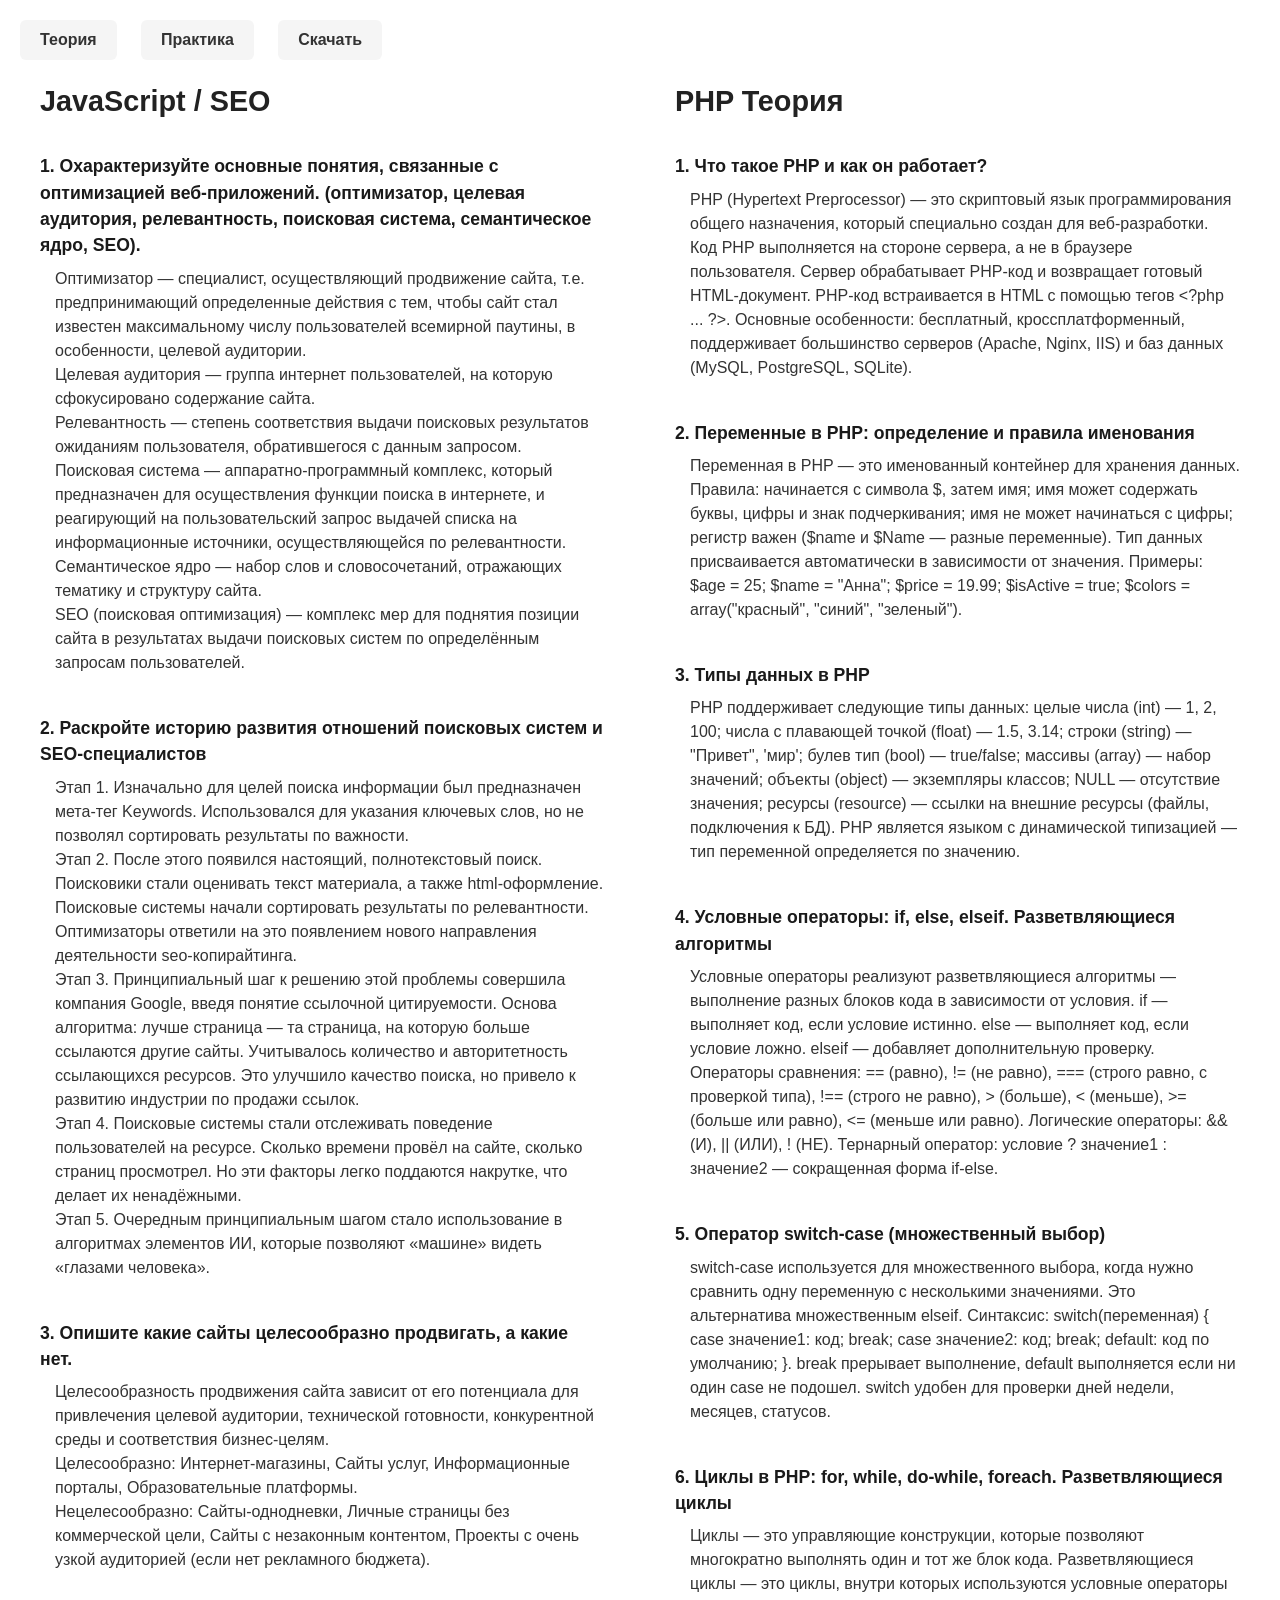
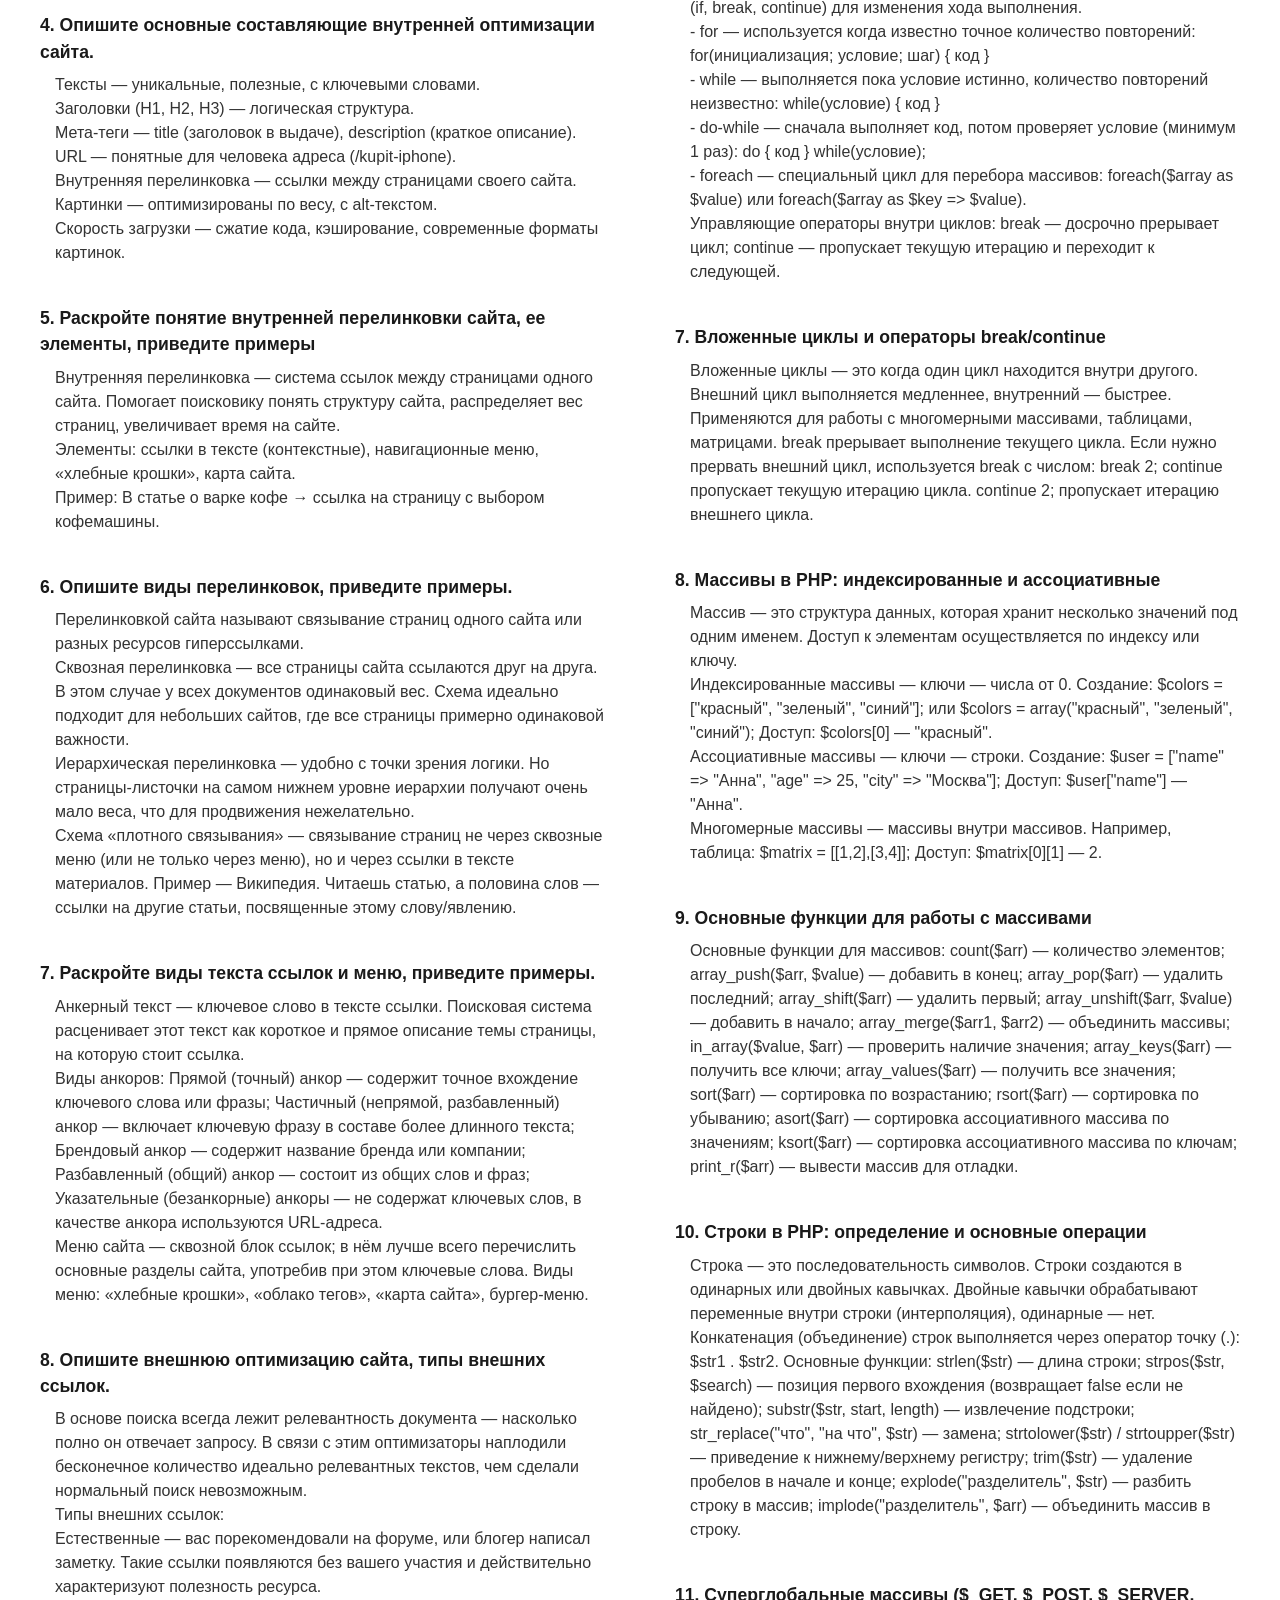
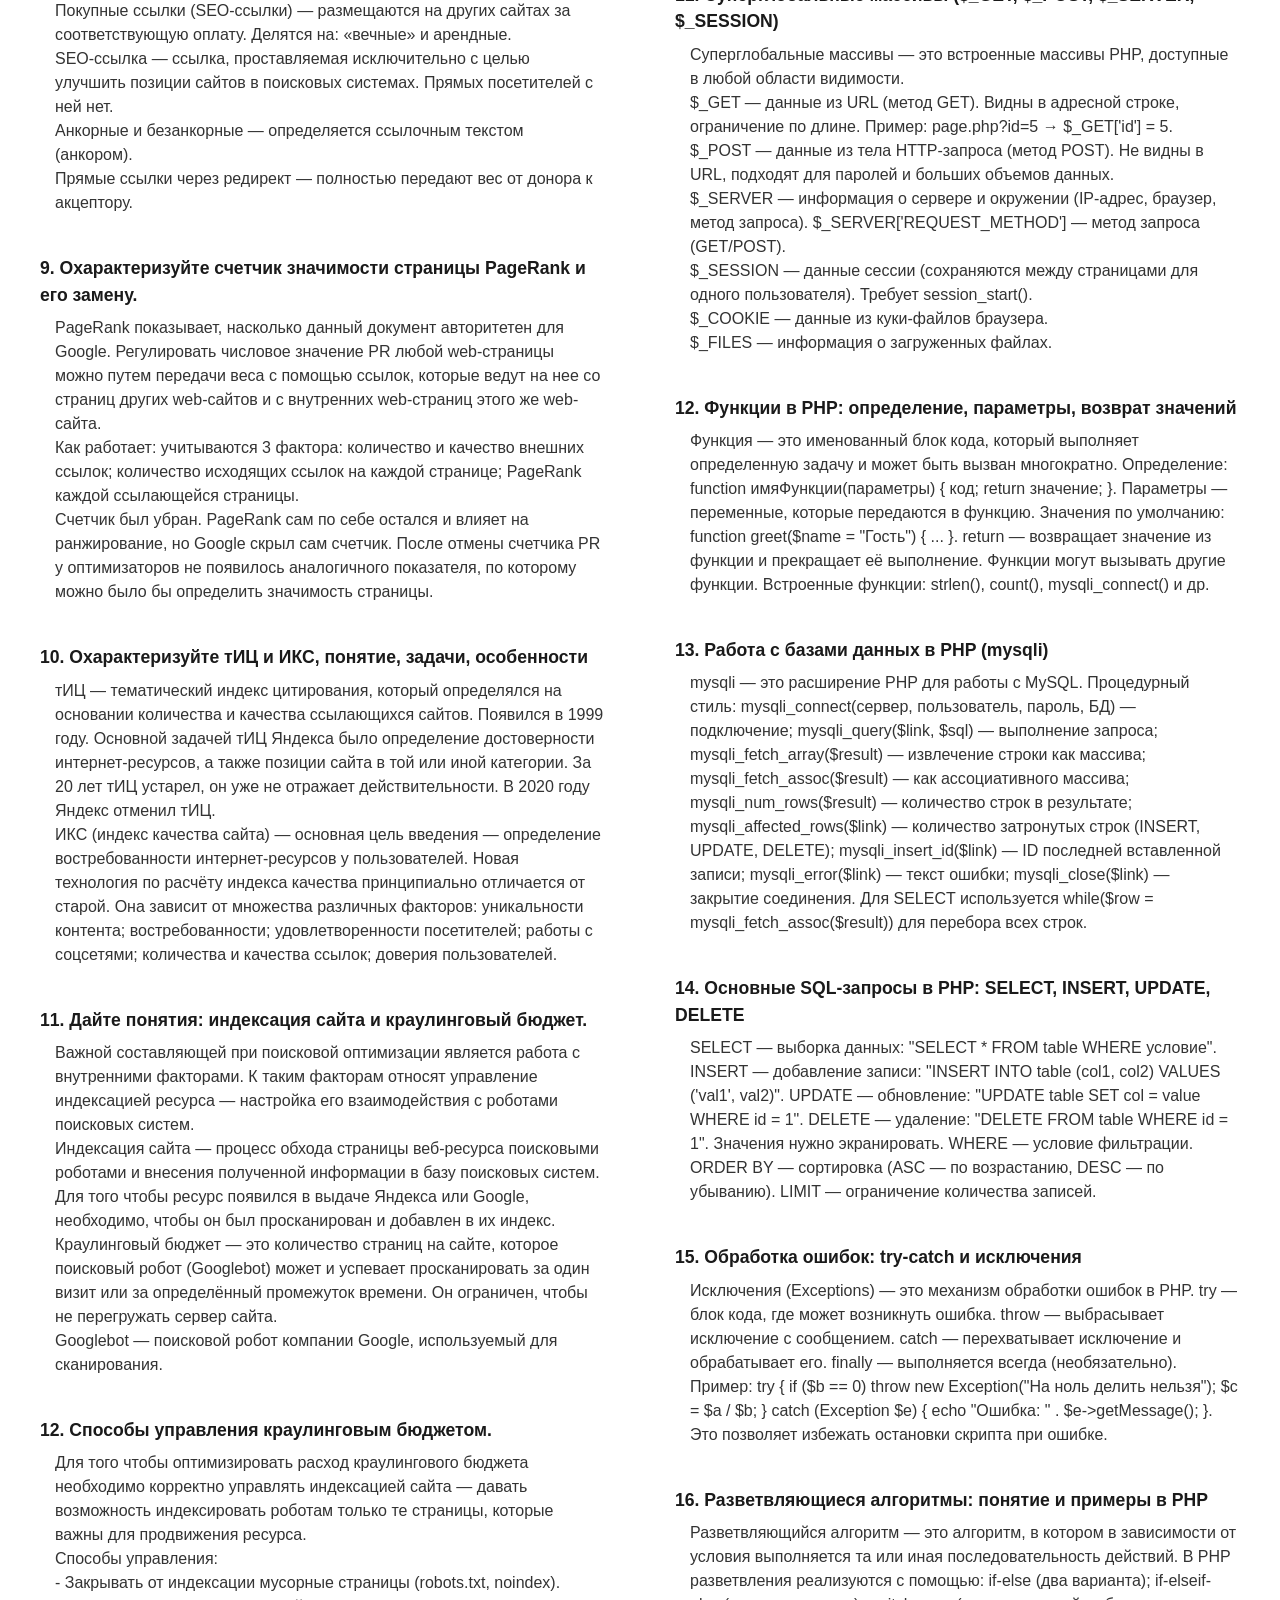
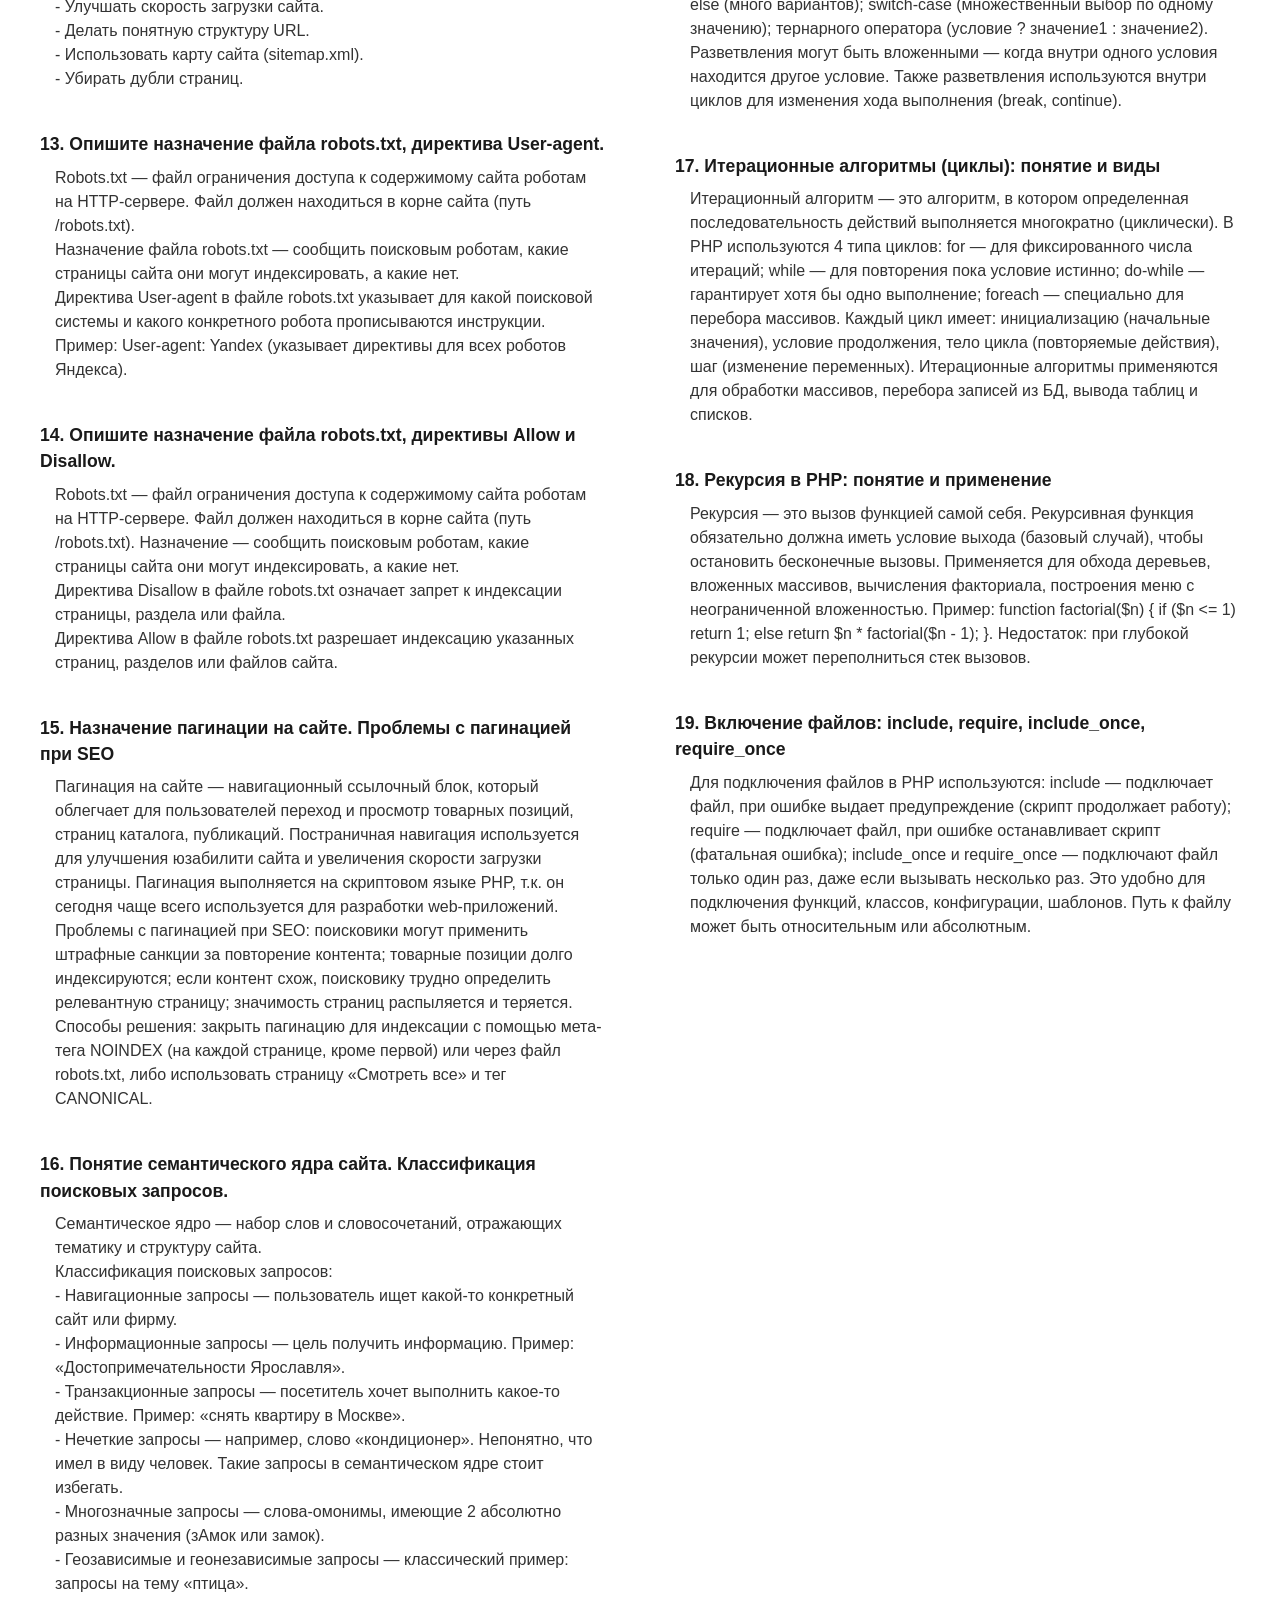
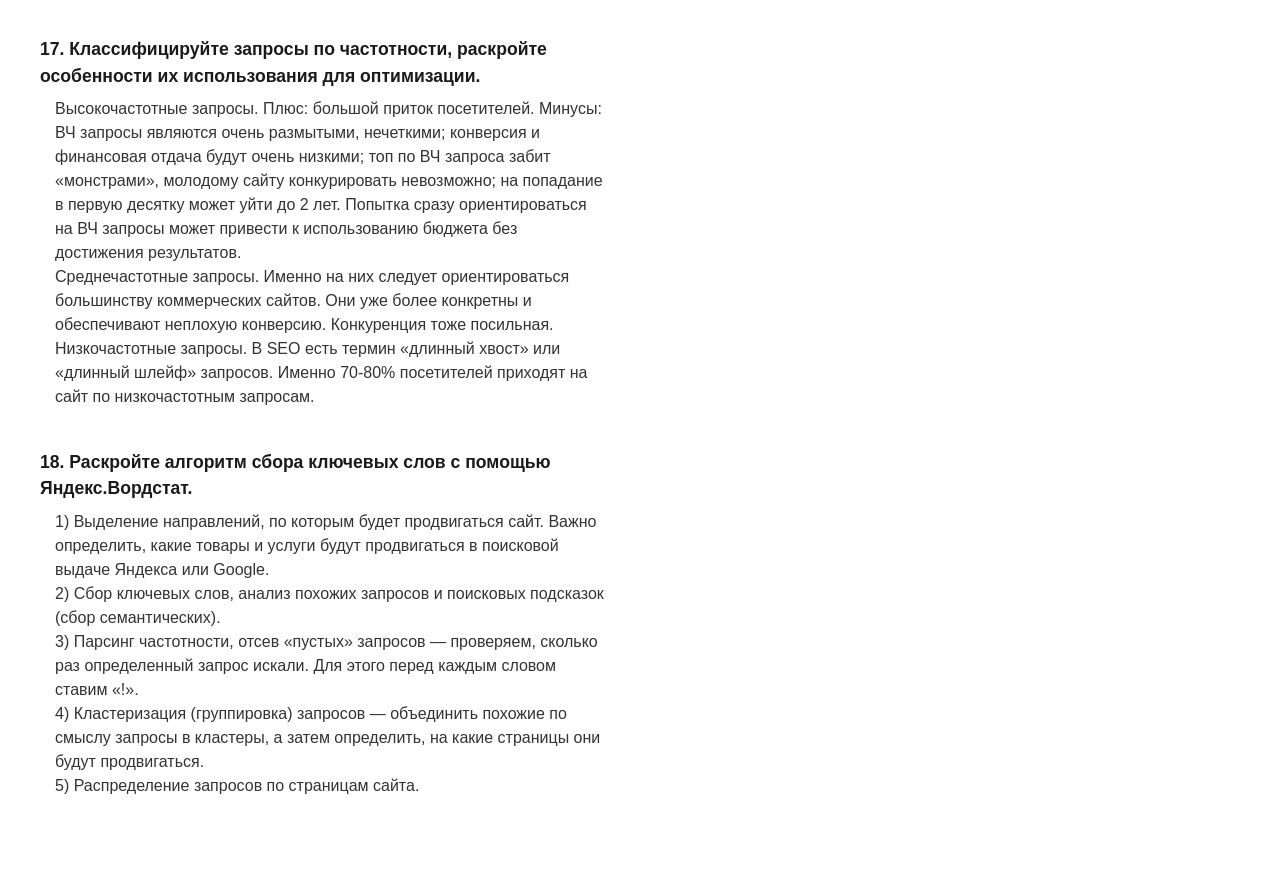
<file: index.html>
<!DOCTYPE html>
<html lang="ru">
<head>
    <meta charset="UTF-8">
    <meta name="viewport" content="width=device-width, initial-scale=1.0">
    <title>index.php</title>
    <link rel="stylesheet" href="style.css">
</head>
<body>
<div class="container">
    <div class="nav">
        <a href="index.html">Теория</a>
        <a href="practice.html">Практика</a>
        <a href="javascript:void(0)" onclick="downloadFile()">Скачать</a>    
    </div>

    <div class="two-columns">
        <!-- ЛЕВАЯ КОЛОНКА: JAVASCRIPT (18 вопросов) -->
        <div class="col js-col">
            <h2>JavaScript / SEO</h2>

            <div class="task-block">
                <span class="task-title">1. Охарактеризуйте основные понятия, связанные с оптимизацией веб-приложений. (оптимизатор, целевая аудитория, релевантность, поисковая система, семантическое ядро, SEO).</span>
                <div class="answer">Оптимизатор — специалист, осуществляющий продвижение сайта, т.е. предпринимающий определенные действия с тем, чтобы сайт стал известен максимальному числу пользователей всемирной паутины, в особенности, целевой аудитории.<br>
Целевая аудитория — группа интернет пользователей, на которую сфокусировано содержание сайта.<br>
Релевантность — степень соответствия выдачи поисковых результатов ожиданиям пользователя, обратившегося с данным запросом.<br>
Поисковая система — аппаратно-программный комплекс, который предназначен для осуществления функции поиска в интернете, и реагирующий на пользовательский запрос выдачей списка на информационные источники, осуществляющейся по релевантности.<br>
Семантическое ядро — набор слов и словосочетаний, отражающих тематику и структуру сайта.<br>
SEO (поисковая оптимизация) — комплекс мер для поднятия позиции сайта в результатах выдачи поисковых систем по определённым запросам пользователей.</div>
            </div>

            <div class="task-block">
                <span class="task-title">2. Раскройте историю развития отношений поисковых систем и SEO-специалистов</span>
                <div class="answer">Этап 1. Изначально для целей поиска информации был предназначен мета-тег Keywords. Использовался для указания ключевых слов, но не позволял сортировать результаты по важности.<br>
Этап 2. После этого появился настоящий, полнотекстовый поиск. Поисковики стали оценивать текст материала, а также html-оформление. Поисковые системы начали сортировать результаты по релевантности. Оптимизаторы ответили на это появлением нового направления деятельности seo-копирайтинга.<br>
Этап 3. Принципиальный шаг к решению этой проблемы совершила компания Google, введя понятие ссылочной цитируемости. Основа алгоритма: лучше страница — та страница, на которую больше ссылаются другие сайты. Учитывалось количество и авторитетность ссылающихся ресурсов. Это улучшило качество поиска, но привело к развитию индустрии по продажи ссылок.<br>
Этап 4. Поисковые системы стали отслеживать поведение пользователей на ресурсе. Сколько времени провёл на сайте, сколько страниц просмотрел. Но эти факторы легко поддаются накрутке, что делает их ненадёжными.<br>
Этап 5. Очередным принципиальным шагом стало использование в алгоритмах элементов ИИ, которые позволяют «машине» видеть «глазами человека».</div>
            </div>

            <div class="task-block">
                <span class="task-title">3. Опишите какие сайты целесообразно продвигать, а какие нет.</span>
                <div class="answer">Целесообразность продвижения сайта зависит от его потенциала для привлечения целевой аудитории, технической готовности, конкурентной среды и соответствия бизнес-целям.<br>
Целесообразно: Интернет-магазины, Сайты услуг, Информационные порталы, Образовательные платформы.<br>
Нецелесообразно: Сайты-однодневки, Личные страницы без коммерческой цели, Сайты с незаконным контентом, Проекты с очень узкой аудиторией (если нет рекламного бюджета).</div>
            </div>

            <div class="task-block">
                <span class="task-title">4. Опишите основные составляющие внутренней оптимизации сайта.</span>
                <div class="answer">Тексты — уникальные, полезные, с ключевыми словами.<br>
Заголовки (H1, H2, H3) — логическая структура.<br>
Мета-теги — title (заголовок в выдаче), description (краткое описание).<br>
URL — понятные для человека адреса (/kupit-iphone).<br>
Внутренняя перелинковка — ссылки между страницами своего сайта.<br>
Картинки — оптимизированы по весу, с alt-текстом.<br>
Скорость загрузки — сжатие кода, кэширование, современные форматы картинок.</div>
            </div>

            <div class="task-block">
                <span class="task-title">5. Раскройте понятие внутренней перелинковки сайта, ее элементы, приведите примеры</span>
                <div class="answer">Внутренняя перелинковка — система ссылок между страницами одного сайта. Помогает поисковику понять структуру сайта, распределяет вес страниц, увеличивает время на сайте.<br>
Элементы: ссылки в тексте (контекстные), навигационные меню, «хлебные крошки», карта сайта.<br>
Пример: В статье о варке кофе → ссылка на страницу с выбором кофемашины.</div>
            </div>

            <div class="task-block">
                <span class="task-title">6. Опишите виды перелинковок, приведите примеры.</span>
                <div class="answer">Перелинковкой сайта называют связывание страниц одного сайта или разных ресурсов гиперссылками.<br>
Сквозная перелинковка — все страницы сайта ссылаются друг на друга. В этом случае у всех документов одинаковый вес. Схема идеально подходит для небольших сайтов, где все страницы примерно одинаковой важности.<br>
Иерархическая перелинковка — удобно с точки зрения логики. Но страницы-листочки на самом нижнем уровне иерархии получают очень мало веса, что для продвижения нежелательно.<br>
Схема «плотного связывания» — связывание страниц не через сквозные меню (или не только через меню), но и через ссылки в тексте материалов. Пример — Википедия. Читаешь статью, а половина слов — ссылки на другие статьи, посвященные этому слову/явлению.</div>
            </div>

            <div class="task-block">
                <span class="task-title">7. Раскройте виды текста ссылок и меню, приведите примеры.</span>
                <div class="answer">Анкерный текст — ключевое слово в тексте ссылки. Поисковая система расценивает этот текст как короткое и прямое описание темы страницы, на которую стоит ссылка.<br>
Виды анкоров: Прямой (точный) анкор — содержит точное вхождение ключевого слова или фразы; Частичный (непрямой, разбавленный) анкор — включает ключевую фразу в составе более длинного текста; Брендовый анкор — содержит название бренда или компании; Разбавленный (общий) анкор — состоит из общих слов и фраз; Указательные (безанкорные) анкоры — не содержат ключевых слов, в качестве анкора используются URL-адреса.<br>
Меню сайта — сквозной блок ссылок; в нём лучше всего перечислить основные разделы сайта, употребив при этом ключевые слова. Виды меню: «хлебные крошки», «облако тегов», «карта сайта», бургер-меню.</div>
            </div>

            <div class="task-block">
                <span class="task-title">8. Опишите внешнюю оптимизацию сайта, типы внешних ссылок.</span>
                <div class="answer">В основе поиска всегда лежит релевантность документа — насколько полно он отвечает запросу. В связи с этим оптимизаторы наплодили бесконечное количество идеально релевантных текстов, чем сделали нормальный поиск невозможным.<br>
Типы внешних ссылок:<br>
Естественные — вас порекомендовали на форуме, или блогер написал заметку. Такие ссылки появляются без вашего участия и действительно характеризуют полезность ресурса.<br>
Покупные ссылки (SEO-ссылки) — размещаются на других сайтах за соответствующую оплату. Делятся на: «вечные» и арендные.<br>
SEO-ссылка — ссылка, проставляемая исключительно с целью улучшить позиции сайтов в поисковых системах. Прямых посетителей с ней нет.<br>
Анкорные и безанкорные — определяется ссылочным текстом (анкором).<br>
Прямые ссылки через редирект — полностью передают вес от донора к акцептору.</div>
            </div>

            <div class="task-block">
                <span class="task-title">9. Охарактеризуйте счетчик значимости страницы PageRank и его замену.</span>
                <div class="answer">PageRank показывает, насколько данный документ авторитетен для Google. Регулировать числовое значение PR любой web-страницы можно путем передачи веса с помощью ссылок, которые ведут на нее со страниц других web-сайтов и с внутренних web-страниц этого же web-сайта.<br>
Как работает: учитываются 3 фактора: количество и качество внешних ссылок; количество исходящих ссылок на каждой странице; PageRank каждой ссылающейся страницы.<br>
Счетчик был убран. PageRank сам по себе остался и влияет на ранжирование, но Google скрыл сам счетчик. После отмены счетчика PR у оптимизаторов не появилось аналогичного показателя, по которому можно было бы определить значимость страницы.</div>
            </div>

            <div class="task-block">
                <span class="task-title">10. Охарактеризуйте тИЦ и ИКС, понятие, задачи, особенности</span>
                <div class="answer">тИЦ — тематический индекс цитирования, который определялся на основании количества и качества ссылающихся сайтов. Появился в 1999 году. Основной задачей тИЦ Яндекса было определение достоверности интернет-ресурсов, а также позиции сайта в той или иной категории. За 20 лет тИЦ устарел, он уже не отражает действительности. В 2020 году Яндекс отменил тИЦ.<br>
ИКС (индекс качества сайта) — основная цель введения — определение востребованности интернет-ресурсов у пользователей. Новая технология по расчёту индекса качества принципиально отличается от старой. Она зависит от множества различных факторов: уникальности контента; востребованности; удовлетворенности посетителей; работы с соцсетями; количества и качества ссылок; доверия пользователей.</div>
            </div>

            <div class="task-block">
                <span class="task-title">11. Дайте понятия: индексация сайта и краулинговый бюджет.</span>
                <div class="answer">Важной составляющей при поисковой оптимизации является работа с внутренними факторами. К таким факторам относят управление индексацией ресурса — настройка его взаимодействия с роботами поисковых систем.<br>
Индексация сайта — процесс обхода страницы веб-ресурса поисковыми роботами и внесения полученной информации в базу поисковых систем. Для того чтобы ресурс появился в выдаче Яндекса или Google, необходимо, чтобы он был просканирован и добавлен в их индекс.<br>
Краулинговый бюджет — это количество страниц на сайте, которое поисковый робот (Googlebot) может и успевает просканировать за один визит или за определённый промежуток времени. Он ограничен, чтобы не перегружать сервер сайта.<br>
Googlebot — поисковой робот компании Google, используемый для сканирования.</div>
            </div>

            <div class="task-block">
                <span class="task-title">12. Способы управления краулинговым бюджетом.</span>
                <div class="answer">Для того чтобы оптимизировать расход краулингового бюджета необходимо корректно управлять индексацией сайта — давать возможность индексировать роботам только те страницы, которые важны для продвижения ресурса.<br>
Способы управления:<br>
- Закрывать от индексации мусорные страницы (robots.txt, noindex).<br>
- Улучшать скорость загрузки сайта.<br>
- Делать понятную структуру URL.<br>
- Использовать карту сайта (sitemap.xml).<br>
- Убирать дубли страниц.</div>
            </div>

            <div class="task-block">
                <span class="task-title">13. Опишите назначение файла robots.txt, директива User-agent.</span>
                <div class="answer">Robots.txt — файл ограничения доступа к содержимому сайта роботам на HTTP-сервере. Файл должен находиться в корне сайта (путь /robots.txt).<br>
Назначение файла robots.txt — сообщить поисковым роботам, какие страницы сайта они могут индексировать, а какие нет.<br>
Директива User-agent в файле robots.txt указывает для какой поисковой системы и какого конкретного робота прописываются инструкции. Пример: User-agent: Yandex (указывает директивы для всех роботов Яндекса).</div>
            </div>

            <div class="task-block">
                <span class="task-title">14. Опишите назначение файла robots.txt, директивы Allow и Disallow.</span>
                <div class="answer">Robots.txt — файл ограничения доступа к содержимому сайта роботам на HTTP-сервере. Файл должен находиться в корне сайта (путь /robots.txt). Назначение — сообщить поисковым роботам, какие страницы сайта они могут индексировать, а какие нет.<br>
Директива Disallow в файле robots.txt означает запрет к индексации страницы, раздела или файла.<br>
Директива Allow в файле robots.txt разрешает индексацию указанных страниц, разделов или файлов сайта.</div>
            </div>

            <div class="task-block">
                <span class="task-title">15. Назначение пагинации на сайте. Проблемы с пагинацией при SEO</span>
                <div class="answer">Пагинация на сайте — навигационный ссылочный блок, который облегчает для пользователей переход и просмотр товарных позиций, страниц каталога, публикаций. Постраничная навигация используется для улучшения юзабилити сайта и увеличения скорости загрузки страницы. Пагинация выполняется на скриптовом языке PHP, т.к. он сегодня чаще всего используется для разработки web-приложений.<br>
Проблемы с пагинацией при SEO: поисковики могут применить штрафные санкции за повторение контента; товарные позиции долго индексируются; если контент схож, поисковику трудно определить релевантную страницу; значимость страниц распыляется и теряется.<br>
Способы решения: закрыть пагинацию для индексации с помощью мета-тега NOINDEX (на каждой странице, кроме первой) или через файл robots.txt, либо использовать страницу «Смотреть все» и тег CANONICAL.</div>
            </div>

            <div class="task-block">
                <span class="task-title">16. Понятие семантического ядра сайта. Классификация поисковых запросов.</span>
                <div class="answer">Семантическое ядро — набор слов и словосочетаний, отражающих тематику и структуру сайта.<br>
Классификация поисковых запросов:<br>
- Навигационные запросы — пользователь ищет какой-то конкретный сайт или фирму.<br>
- Информационные запросы — цель получить информацию. Пример: «Достопримечательности Ярославля».<br>
- Транзакционные запросы — посетитель хочет выполнить какое-то действие. Пример: «снять квартиру в Москве».<br>
- Нечеткие запросы — например, слово «кондиционер». Непонятно, что имел в виду человек. Такие запросы в семантическом ядре стоит избегать.<br>
- Многозначные запросы — слова-омонимы, имеющие 2 абсолютно разных значения (зАмок или замок).<br>
- Геозависимые и геонезависимые запросы — классический пример: запросы на тему «птица».</div>
            </div>

            <div class="task-block">
                <span class="task-title">17. Классифицируйте запросы по частотности, раскройте особенности их использования для оптимизации.</span>
                <div class="answer">Высокочастотные запросы. Плюс: большой приток посетителей. Минусы: ВЧ запросы являются очень размытыми, нечеткими; конверсия и финансовая отдача будут очень низкими; топ по ВЧ запроса забит «монстрами», молодому сайту конкурировать невозможно; на попадание в первую десятку может уйти до 2 лет. Попытка сразу ориентироваться на ВЧ запросы может привести к использованию бюджета без достижения результатов.<br>
Среднечастотные запросы. Именно на них следует ориентироваться большинству коммерческих сайтов. Они уже более конкретны и обеспечивают неплохую конверсию. Конкуренция тоже посильная.<br>
Низкочастотные запросы. В SEO есть термин «длинный хвост» или «длинный шлейф» запросов. Именно 70-80% посетителей приходят на сайт по низкочастотным запросам.</div>
            </div>

            <div class="task-block">
                <span class="task-title">18. Раскройте алгоритм сбора ключевых слов с помощью Яндекс.Вордстат.</span>
                <div class="answer">1) Выделение направлений, по которым будет продвигаться сайт. Важно определить, какие товары и услуги будут продвигаться в поисковой выдаче Яндекса или Google.<br>
2) Сбор ключевых слов, анализ похожих запросов и поисковых подсказок (сбор семантических).<br>
3) Парсинг частотности, отсев «пустых» запросов — проверяем, сколько раз определенный запрос искали. Для этого перед каждым словом ставим «!».<br>
4) Кластеризация (группировка) запросов — объединить похожие по смыслу запросы в кластеры, а затем определить, на какие страницы они будут продвигаться.<br>
5) Распределение запросов по страницам сайта.</div>
            </div>
        </div>

        <!-- ПРАВАЯ КОЛОНКА: PHP ТЕОРИЯ -->
        <div class="col php-col">
            <h2>PHP Теория</h2>

            <!-- ОСНОВЫ PHP -->
            <div class="task-block">
                <span class="task-title">1. Что такое PHP и как он работает?</span>
                <div class="answer">PHP (Hypertext Preprocessor) — это скриптовый язык программирования общего назначения, который специально создан для веб-разработки. Код PHP выполняется на стороне сервера, а не в браузере пользователя. Сервер обрабатывает PHP-код и возвращает готовый HTML-документ. PHP-код встраивается в HTML с помощью тегов &lt;?php ... ?&gt;. Основные особенности: бесплатный, кроссплатформенный, поддерживает большинство серверов (Apache, Nginx, IIS) и баз данных (MySQL, PostgreSQL, SQLite).</div>
            </div>

            <div class="task-block">
                <span class="task-title">2. Переменные в PHP: определение и правила именования</span>
                <div class="answer">Переменная в PHP — это именованный контейнер для хранения данных. Правила: начинается с символа $, затем имя; имя может содержать буквы, цифры и знак подчеркивания; имя не может начинаться с цифры; регистр важен ($name и $Name — разные переменные). Тип данных присваивается автоматически в зависимости от значения. Примеры: $age = 25; $name = "Анна"; $price = 19.99; $isActive = true; $colors = array("красный", "синий", "зеленый").</div>
            </div>

            <div class="task-block">
                <span class="task-title">3. Типы данных в PHP</span>
                <div class="answer">PHP поддерживает следующие типы данных: целые числа (int) — 1, 2, 100; числа с плавающей точкой (float) — 1.5, 3.14; строки (string) — "Привет", 'мир'; булев тип (bool) — true/false; массивы (array) — набор значений; объекты (object) — экземпляры классов; NULL — отсутствие значения; ресурсы (resource) — ссылки на внешние ресурсы (файлы, подключения к БД). PHP является языком с динамической типизацией — тип переменной определяется по значению.</div>
            </div>

            <!-- УСЛОВНЫЕ ОПЕРАТОРЫ -->
            <div class="task-block">
                <span class="task-title">4. Условные операторы: if, else, elseif. Разветвляющиеся алгоритмы</span>
                <div class="answer">Условные операторы реализуют разветвляющиеся алгоритмы — выполнение разных блоков кода в зависимости от условия. if — выполняет код, если условие истинно. else — выполняет код, если условие ложно. elseif — добавляет дополнительную проверку. Операторы сравнения: == (равно), != (не равно), === (строго равно, с проверкой типа), !== (строго не равно), > (больше), < (меньше), >= (больше или равно), <= (меньше или равно). Логические операторы: && (И), || (ИЛИ), ! (НЕ). Тернарный оператор: условие ? значение1 : значение2 — сокращенная форма if-else.</div>
            </div>

            <div class="task-block">
                <span class="task-title">5. Оператор switch-case (множественный выбор)</span>
                <div class="answer">switch-case используется для множественного выбора, когда нужно сравнить одну переменную с несколькими значениями. Это альтернатива множественным elseif. Синтаксис: switch(переменная) { case значение1: код; break; case значение2: код; break; default: код по умолчанию; }. break прерывает выполнение, default выполняется если ни один case не подошел. switch удобен для проверки дней недели, месяцев, статусов.</div>
            </div>

            <!-- ЦИКЛЫ -->
            <div class="task-block">
                <span class="task-title">6. Циклы в PHP: for, while, do-while, foreach. Разветвляющиеся циклы</span>
                <div class="answer">Циклы — это управляющие конструкции, которые позволяют многократно выполнять один и тот же блок кода. Разветвляющиеся циклы — это циклы, внутри которых используются условные операторы (if, break, continue) для изменения хода выполнения.<br>
- for — используется когда известно точное количество повторений: for(инициализация; условие; шаг) { код }<br>
- while — выполняется пока условие истинно, количество повторений неизвестно: while(условие) { код }<br>
- do-while — сначала выполняет код, потом проверяет условие (минимум 1 раз): do { код } while(условие);<br>
- foreach — специальный цикл для перебора массивов: foreach($array as $value) или foreach($array as $key => $value).<br>
Управляющие операторы внутри циклов: break — досрочно прерывает цикл; continue — пропускает текущую итерацию и переходит к следующей.</div>
            </div>

            <div class="task-block">
                <span class="task-title">7. Вложенные циклы и операторы break/continue</span>
                <div class="answer">Вложенные циклы — это когда один цикл находится внутри другого. Внешний цикл выполняется медленнее, внутренний — быстрее. Применяются для работы с многомерными массивами, таблицами, матрицами. break прерывает выполнение текущего цикла. Если нужно прервать внешний цикл, используется break с числом: break 2; continue пропускает текущую итерацию цикла. continue 2; пропускает итерацию внешнего цикла.</div>
            </div>

            <!-- МАССИВЫ -->
            <div class="task-block">
                <span class="task-title">8. Массивы в PHP: индексированные и ассоциативные</span>
                <div class="answer">Массив — это структура данных, которая хранит несколько значений под одним именем. Доступ к элементам осуществляется по индексу или ключу.<br>
Индексированные массивы — ключи — числа от 0. Создание: $colors = ["красный", "зеленый", "синий"]; или $colors = array("красный", "зеленый", "синий"); Доступ: $colors[0] — "красный".<br>
Ассоциативные массивы — ключи — строки. Создание: $user = ["name" => "Анна", "age" => 25, "city" => "Москва"]; Доступ: $user["name"] — "Анна".<br>
Многомерные массивы — массивы внутри массивов. Например, таблица: $matrix = [[1,2],[3,4]]; Доступ: $matrix[0][1] — 2.</div>
            </div>

            <div class="task-block">
                <span class="task-title">9. Основные функции для работы с массивами</span>
                <div class="answer">Основные функции для массивов: count($arr) — количество элементов; array_push($arr, $value) — добавить в конец; array_pop($arr) — удалить последний; array_shift($arr) — удалить первый; array_unshift($arr, $value) — добавить в начало; array_merge($arr1, $arr2) — объединить массивы; in_array($value, $arr) — проверить наличие значения; array_keys($arr) — получить все ключи; array_values($arr) — получить все значения; sort($arr) — сортировка по возрастанию; rsort($arr) — сортировка по убыванию; asort($arr) — сортировка ассоциативного массива по значениям; ksort($arr) — сортировка ассоциативного массива по ключам; print_r($arr) — вывести массив для отладки.</div>
            </div>

            <!-- СТРОКИ -->
            <div class="task-block">
                <span class="task-title">10. Строки в PHP: определение и основные операции</span>
                <div class="answer">Строка — это последовательность символов. Строки создаются в одинарных или двойных кавычках. Двойные кавычки обрабатывают переменные внутри строки (интерполяция), одинарные — нет. Конкатенация (объединение) строк выполняется через оператор точку (.): $str1 . $str2. Основные функции: strlen($str) — длина строки; strpos($str, $search) — позиция первого вхождения (возвращает false если не найдено); substr($str, start, length) — извлечение подстроки; str_replace("что", "на что", $str) — замена; strtolower($str) / strtoupper($str) — приведение к нижнему/верхнему регистру; trim($str) — удаление пробелов в начале и конце; explode("разделитель", $str) — разбить строку в массив; implode("разделитель", $arr) — объединить массив в строку.</div>
            </div>

            <!-- СУПЕРГЛОБАЛЬНЫЕ МАССИВЫ -->
            <div class="task-block">
                <span class="task-title">11. Суперглобальные массивы ($_GET, $_POST, $_SERVER, $_SESSION)</span>
                <div class="answer">Суперглобальные массивы — это встроенные массивы PHP, доступные в любой области видимости.<br>
$_GET — данные из URL (метод GET). Видны в адресной строке, ограничение по длине. Пример: page.php?id=5 → $_GET['id'] = 5.<br>
$_POST — данные из тела HTTP-запроса (метод POST). Не видны в URL, подходят для паролей и больших объемов данных.<br>
$_SERVER — информация о сервере и окружении (IP-адрес, браузер, метод запроса). $_SERVER['REQUEST_METHOD'] — метод запроса (GET/POST).<br>
$_SESSION — данные сессии (сохраняются между страницами для одного пользователя). Требует session_start().<br>
$_COOKIE — данные из куки-файлов браузера.<br>
$_FILES — информация о загруженных файлах.</div>
            </div>

            <!-- ФУНКЦИИ -->
            <div class="task-block">
                <span class="task-title">12. Функции в PHP: определение, параметры, возврат значений</span>
                <div class="answer">Функция — это именованный блок кода, который выполняет определенную задачу и может быть вызван многократно. Определение: function имяФункции(параметры) { код; return значение; }. Параметры — переменные, которые передаются в функцию. Значения по умолчанию: function greet($name = "Гость") { ... }. return — возвращает значение из функции и прекращает её выполнение. Функции могут вызывать другие функции. Встроенные функции: strlen(), count(), mysqli_connect() и др.</div>
            </div>

            <!-- БАЗА ДАННЫХ -->
            <div class="task-block">
                <span class="task-title">13. Работа с базами данных в PHP (mysqli)</span>
                <div class="answer">mysqli — это расширение PHP для работы с MySQL. Процедурный стиль: mysqli_connect(сервер, пользователь, пароль, БД) — подключение; mysqli_query($link, $sql) — выполнение запроса; mysqli_fetch_array($result) — извлечение строки как массива; mysqli_fetch_assoc($result) — как ассоциативного массива; mysqli_num_rows($result) — количество строк в результате; mysqli_affected_rows($link) — количество затронутых строк (INSERT, UPDATE, DELETE); mysqli_insert_id($link) — ID последней вставленной записи; mysqli_error($link) — текст ошибки; mysqli_close($link) — закрытие соединения. Для SELECT используется while($row = mysqli_fetch_assoc($result)) для перебора всех строк.</div>
            </div>

            <div class="task-block">
                <span class="task-title">14. Основные SQL-запросы в PHP: SELECT, INSERT, UPDATE, DELETE</span>
                <div class="answer">SELECT — выборка данных: "SELECT * FROM table WHERE условие". INSERT — добавление записи: "INSERT INTO table (col1, col2) VALUES ('val1', val2)". UPDATE — обновление: "UPDATE table SET col = value WHERE id = 1". DELETE — удаление: "DELETE FROM table WHERE id = 1". Значения нужно экранировать. WHERE — условие фильтрации. ORDER BY — сортировка (ASC — по возрастанию, DESC — по убыванию). LIMIT — ограничение количества записей.</div>
            </div>

            <!-- ОБРАБОТКА ОШИБОК -->
            <div class="task-block">
                <span class="task-title">15. Обработка ошибок: try-catch и исключения</span>
                <div class="answer">Исключения (Exceptions) — это механизм обработки ошибок в PHP. try — блок кода, где может возникнуть ошибка. throw — выбрасывает исключение с сообщением. catch — перехватывает исключение и обрабатывает его. finally — выполняется всегда (необязательно). Пример: try { if ($b == 0) throw new Exception("На ноль делить нельзя"); $c = $a / $b; } catch (Exception $e) { echo "Ошибка: " . $e->getMessage(); }. Это позволяет избежать остановки скрипта при ошибке.</div>
            </div>

            <div class="task-block">
                <span class="task-title">16. Разветвляющиеся алгоритмы: понятие и примеры в PHP</span>
                <div class="answer">Разветвляющийся алгоритм — это алгоритм, в котором в зависимости от условия выполняется та или иная последовательность действий. В PHP разветвления реализуются с помощью: if-else (два варианта); if-elseif-else (много вариантов); switch-case (множественный выбор по одному значению); тернарного оператора (условие ? значение1 : значение2). Разветвления могут быть вложенными — когда внутри одного условия находится другое условие. Также разветвления используются внутри циклов для изменения хода выполнения (break, continue).</div>
            </div>

            <div class="task-block">
                <span class="task-title">17. Итерационные алгоритмы (циклы): понятие и виды</span>
                <div class="answer">Итерационный алгоритм — это алгоритм, в котором определенная последовательность действий выполняется многократно (циклически). В PHP используются 4 типа циклов: for — для фиксированного числа итераций; while — для повторения пока условие истинно; do-while — гарантирует хотя бы одно выполнение; foreach — специально для перебора массивов. Каждый цикл имеет: инициализацию (начальные значения), условие продолжения, тело цикла (повторяемые действия), шаг (изменение переменных). Итерационные алгоритмы применяются для обработки массивов, перебора записей из БД, вывода таблиц и списков.</div>
            </div>

            <div class="task-block">
                <span class="task-title">18. Рекурсия в PHP: понятие и применение</span>
                <div class="answer">Рекурсия — это вызов функцией самой себя. Рекурсивная функция обязательно должна иметь условие выхода (базовый случай), чтобы остановить бесконечные вызовы. Применяется для обхода деревьев, вложенных массивов, вычисления факториала, построения меню с неограниченной вложенностью. Пример: function factorial($n) { if ($n <= 1) return 1; else return $n * factorial($n - 1); }. Недостаток: при глубокой рекурсии может переполниться стек вызовов.</div>
            </div>

            <div class="task-block">
                <span class="task-title">19. Включение файлов: include, require, include_once, require_once</span>
                <div class="answer">Для подключения файлов в PHP используются: include — подключает файл, при ошибке выдает предупреждение (скрипт продолжает работу); require — подключает файл, при ошибке останавливает скрипт (фатальная ошибка); include_once и require_once — подключают файл только один раз, даже если вызывать несколько раз. Это удобно для подключения функций, классов, конфигурации, шаблонов. Путь к файлу может быть относительным или абсолютным.</div>
            </div>
        </div>
    </div>
</div>
<script>
    function downloadFile() {
        // Создаем невидимую ссылку
        const link = document.createElement('a');
        link.href = 'index.php';  // путь к файлу
        link.download = 'index.php';  // имя при скачивании
        document.body.appendChild(link);
        link.click();  // имитируем клик
        document.body.removeChild(link);  // удаляем ссылку
    }
    </script>
</body>
</html>
</file>
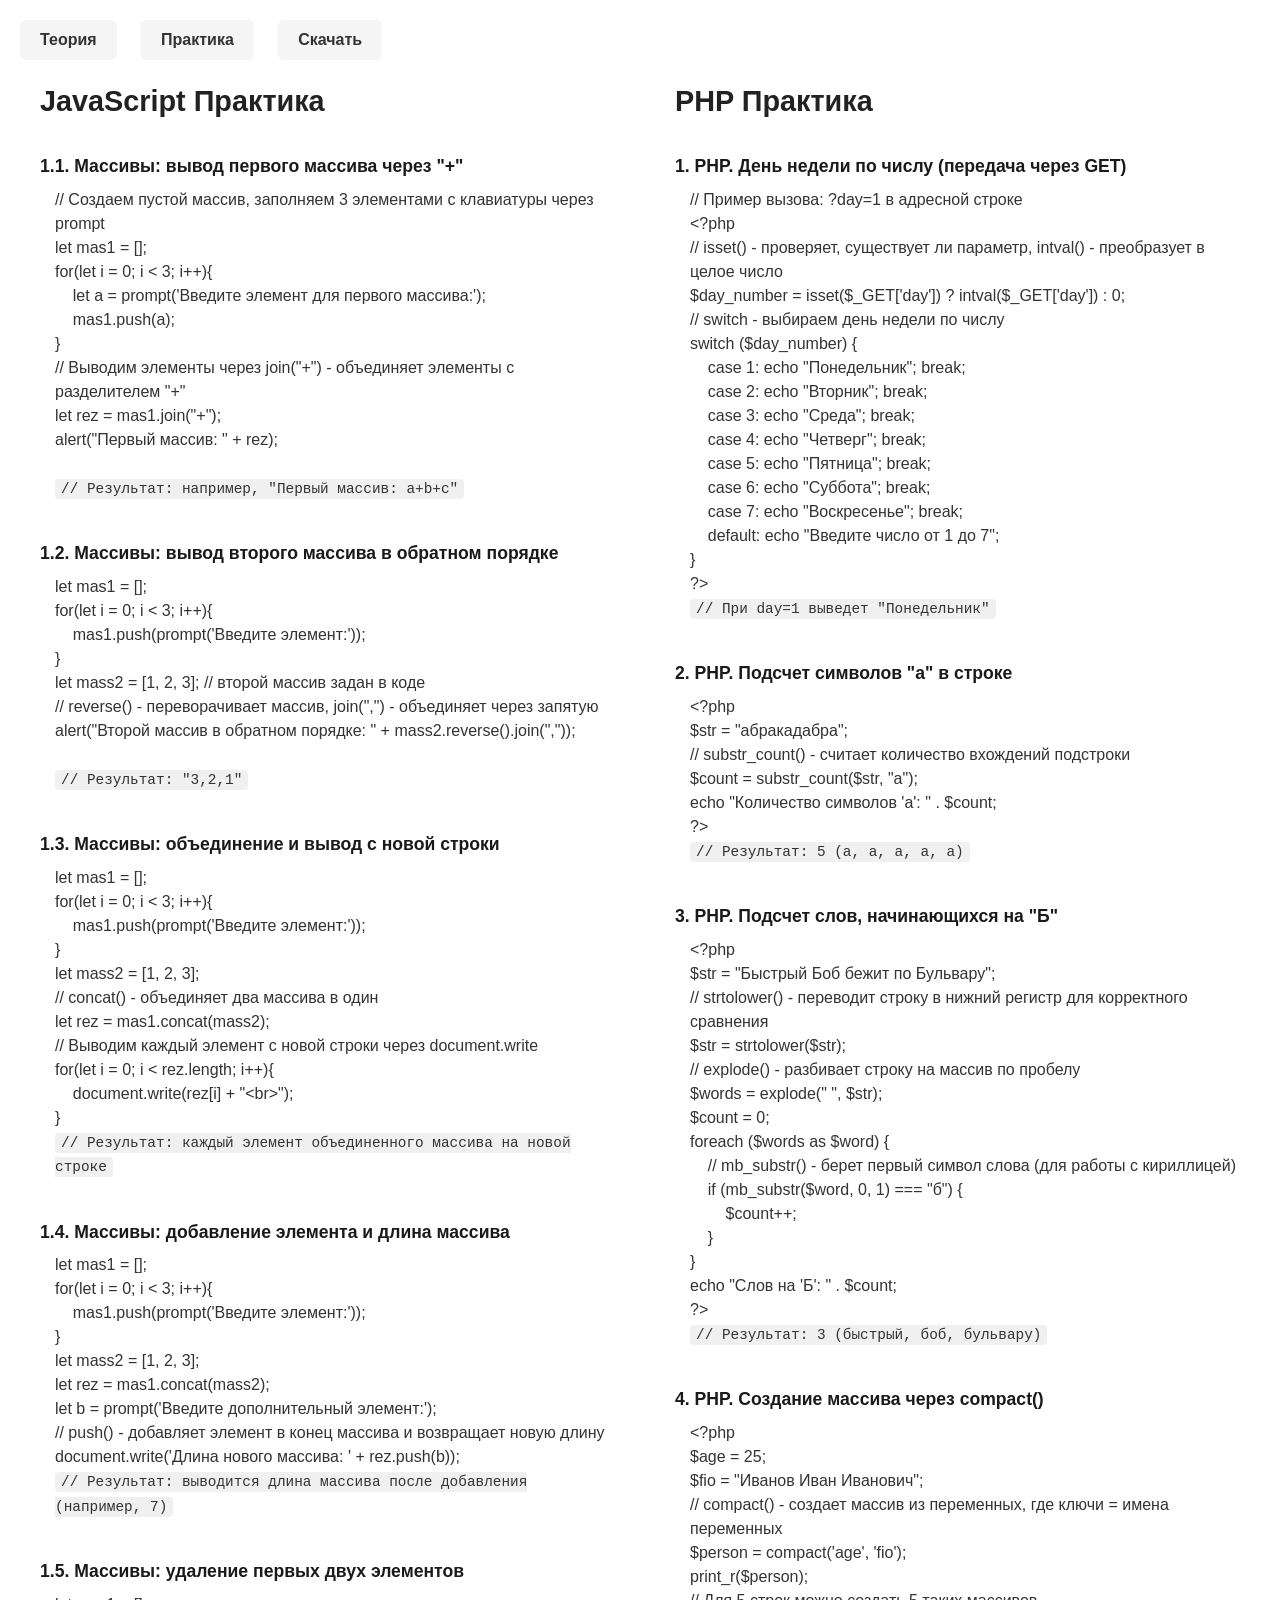
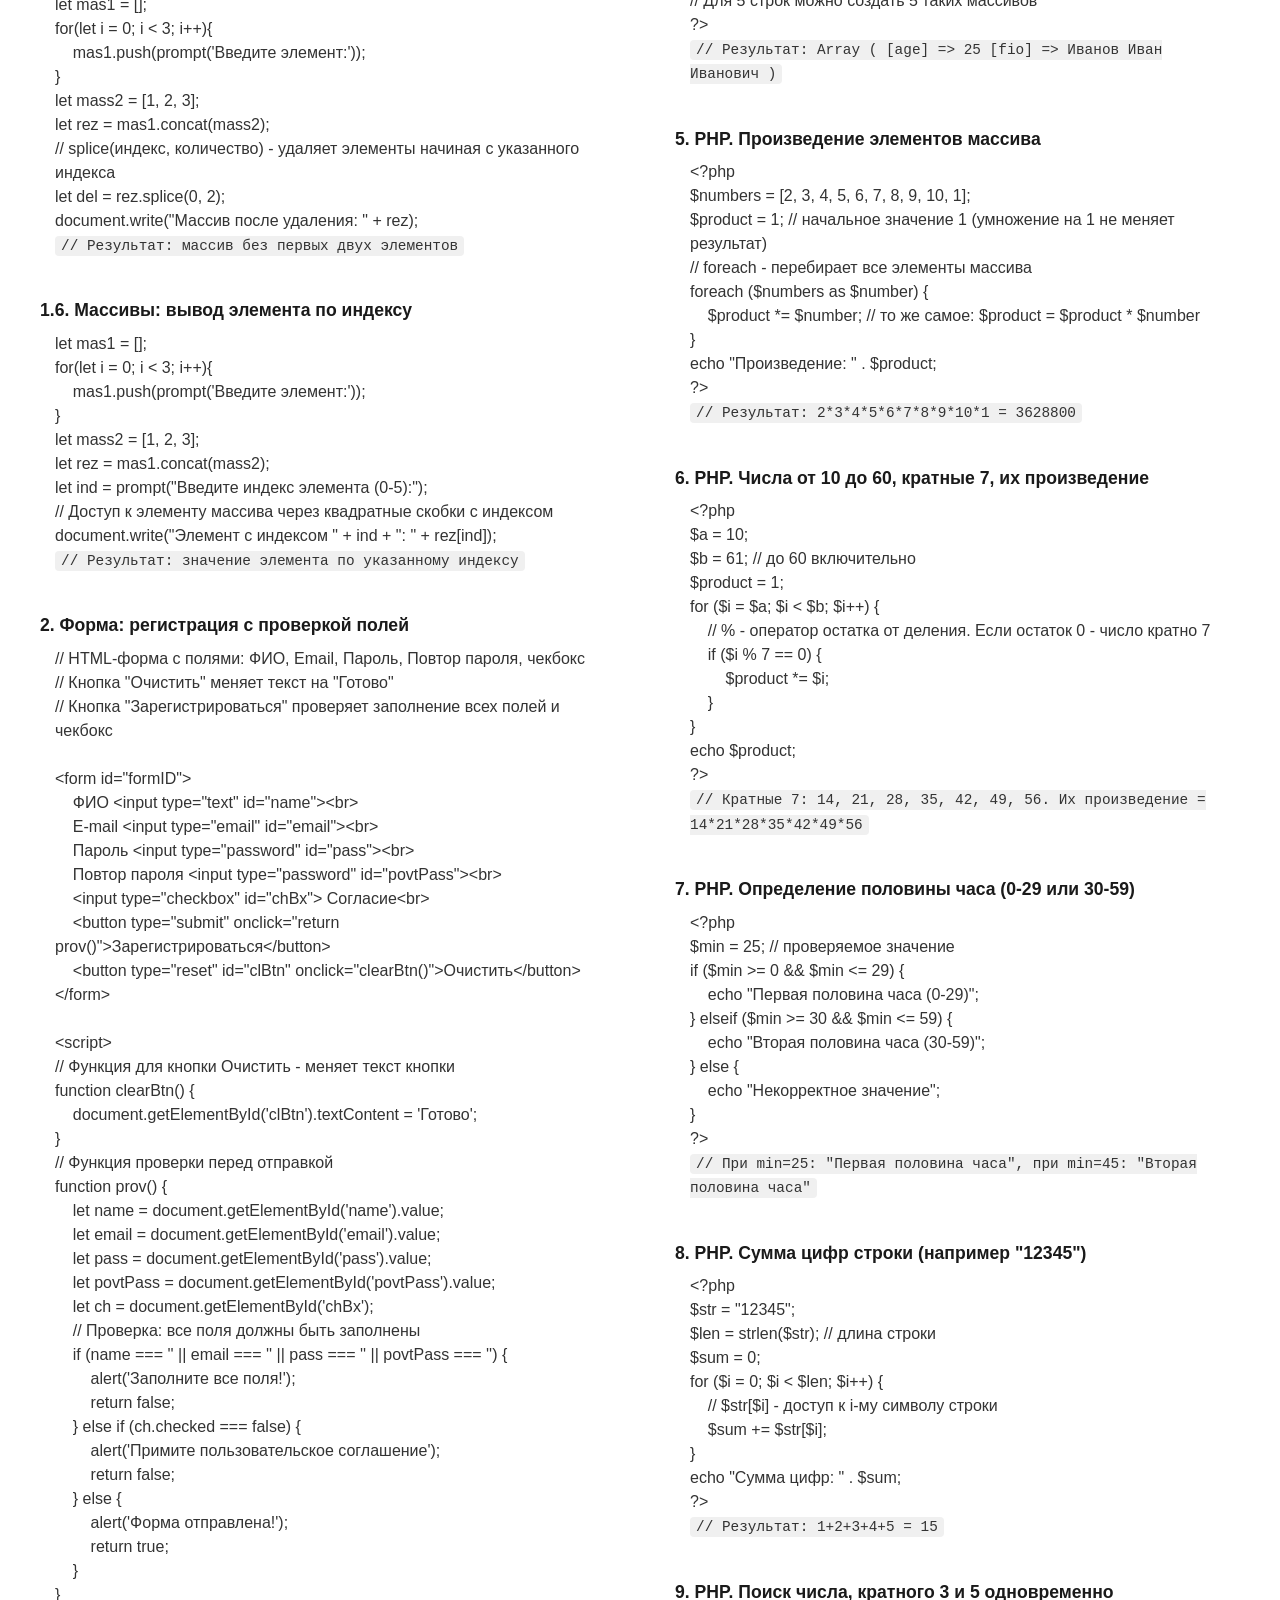
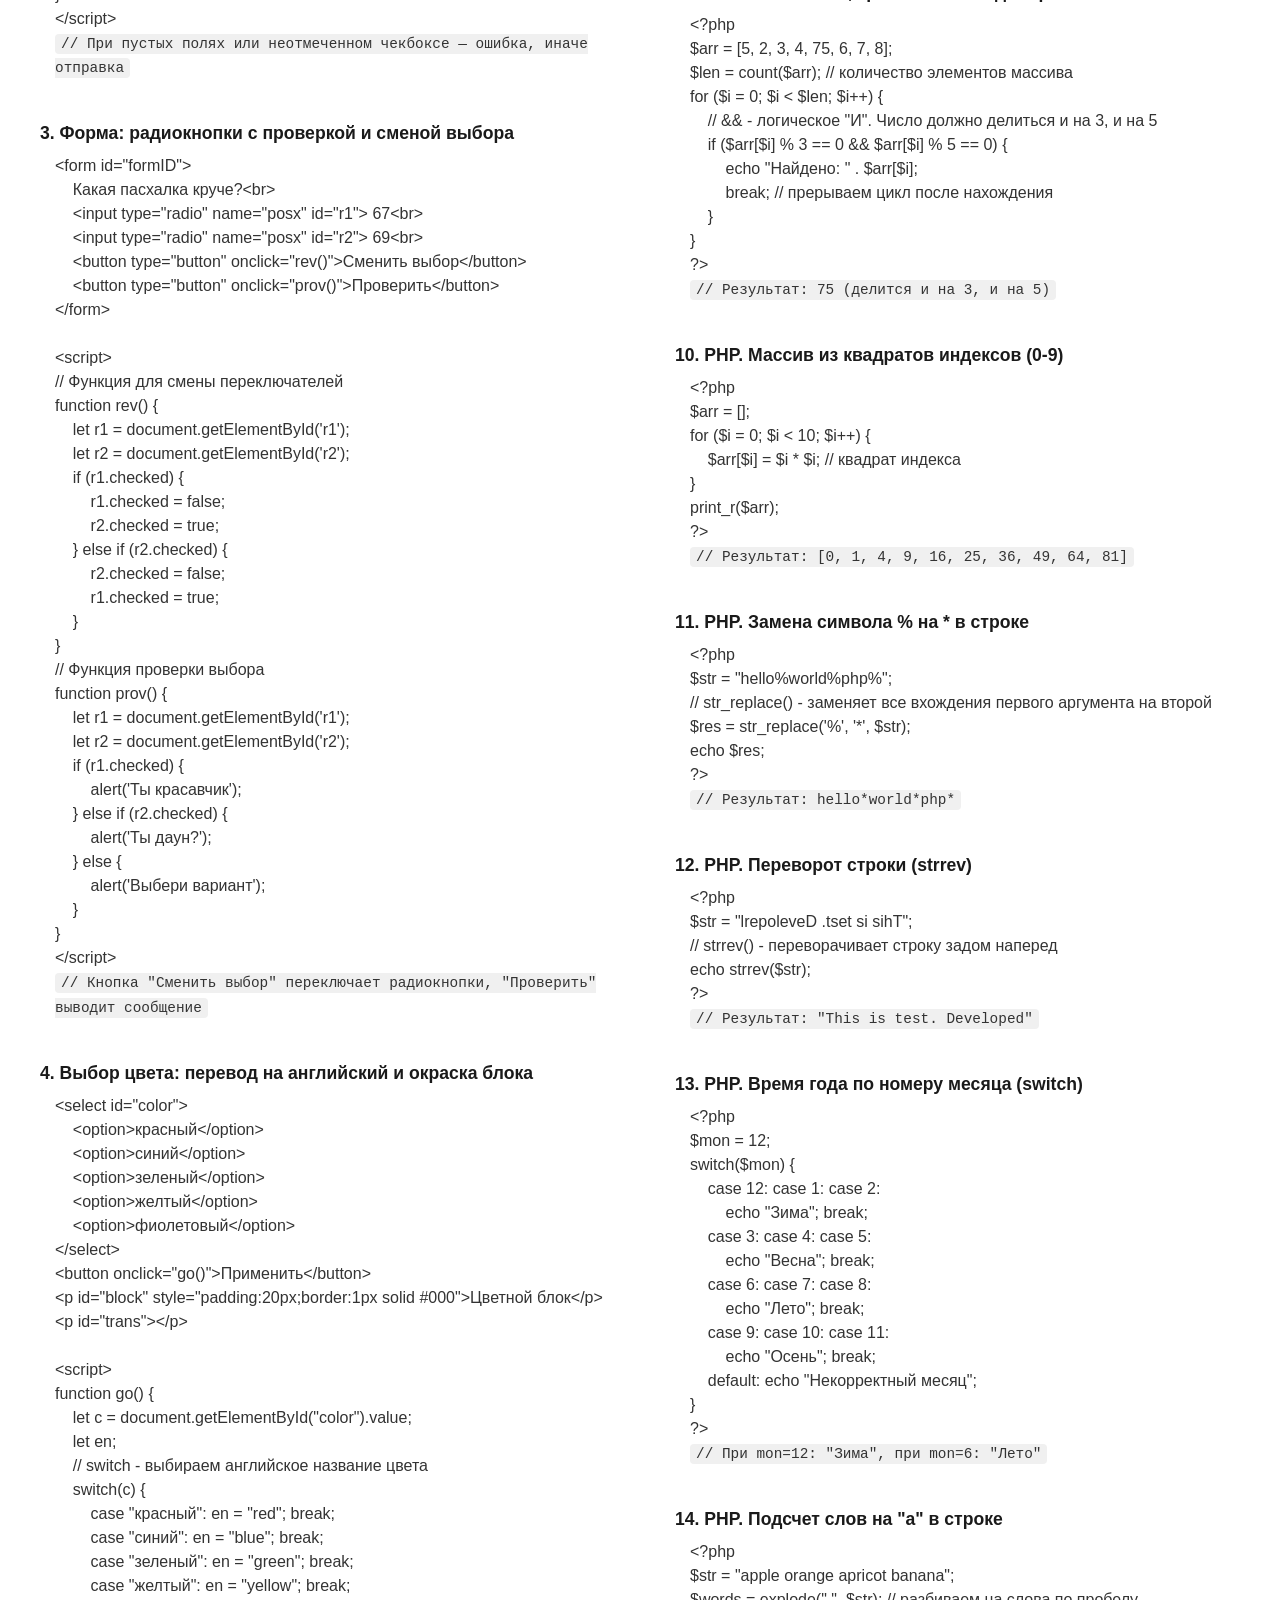
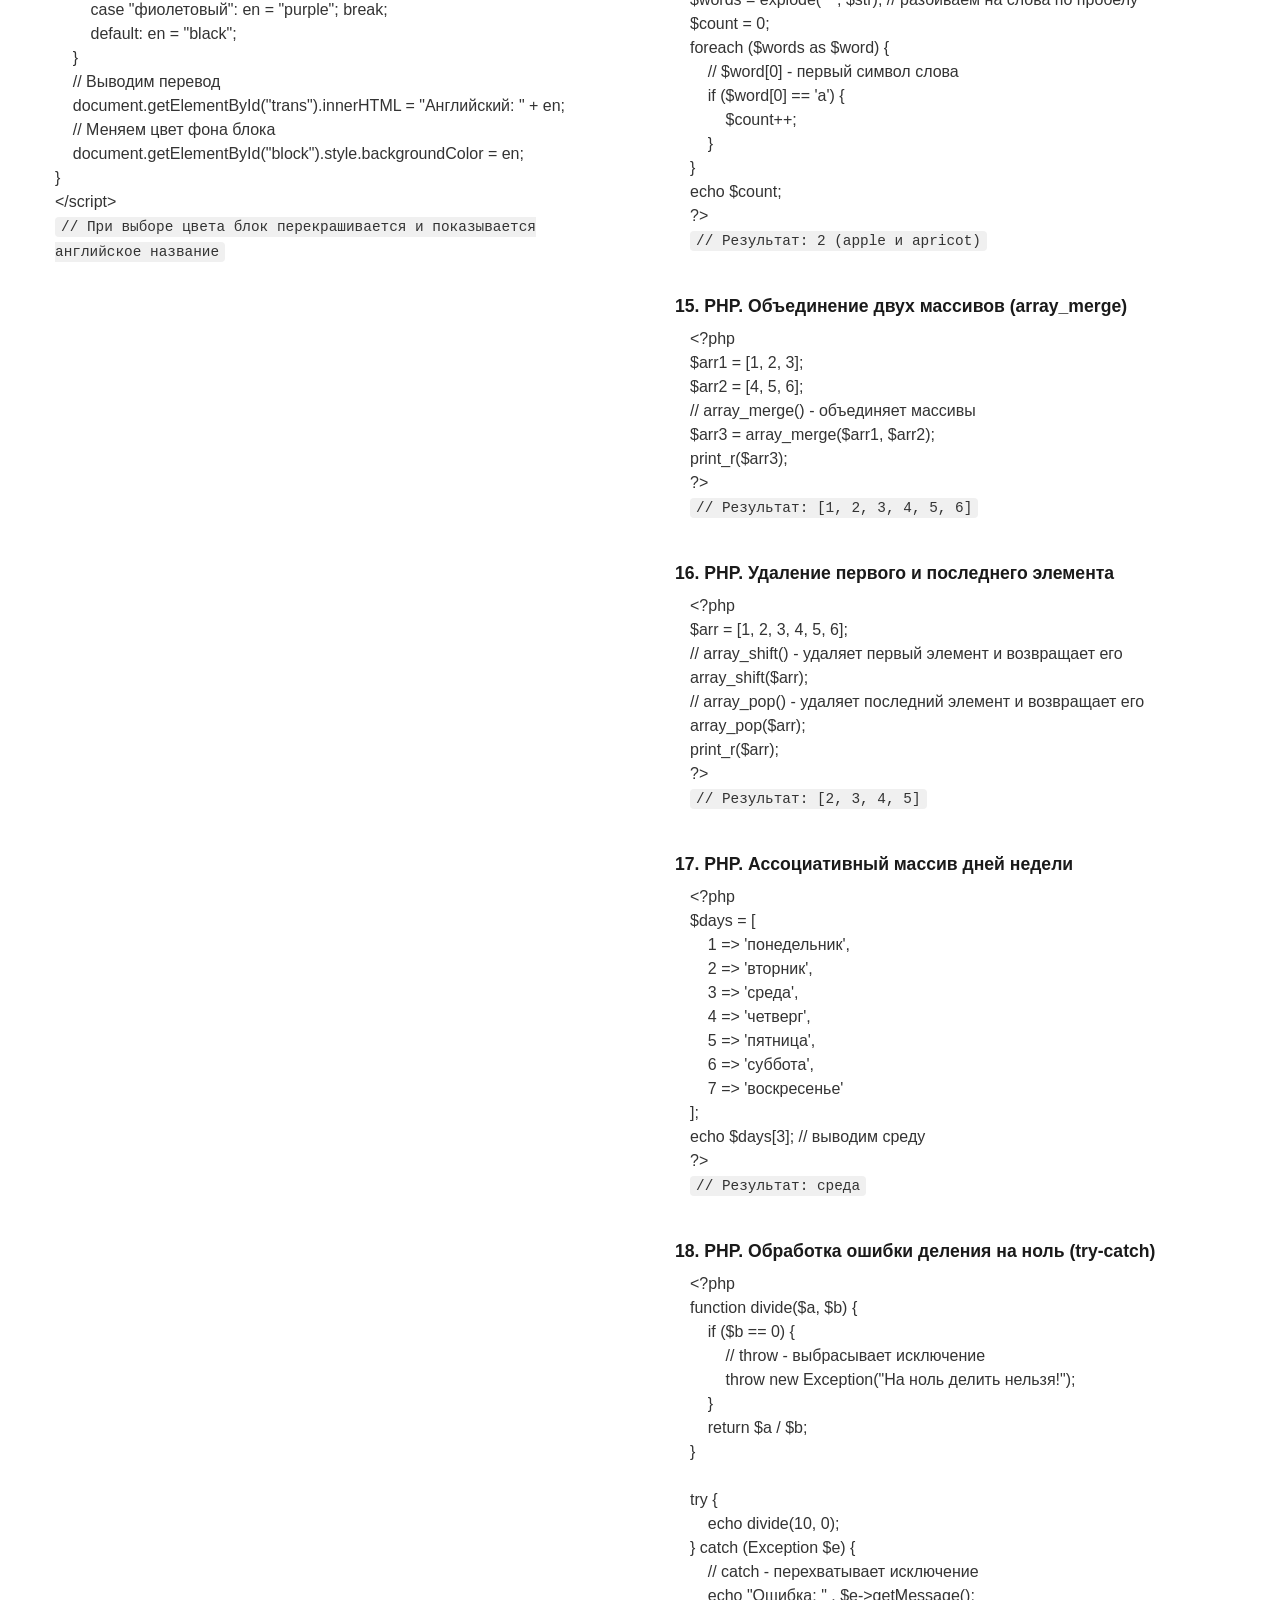
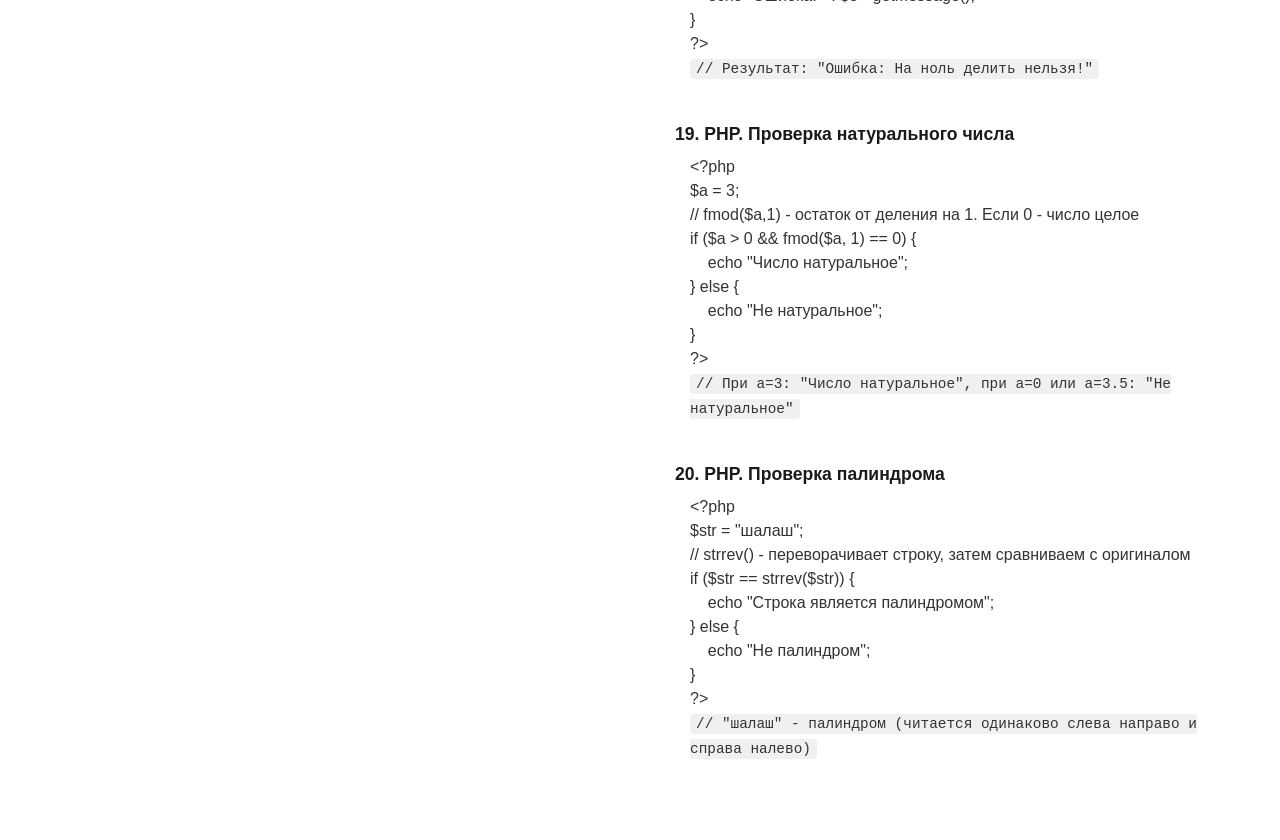
<file: practice.html>
<!DOCTYPE html>
<html lang="ru">
<head>
    <meta charset="UTF-8">
    <meta name="viewport" content="width=device-width, initial-scale=1.0">
    <title>index.php</title>
    <link rel="stylesheet" href="style.css">
</head>
<body>
<div class="container">
    <div class="nav">
        <a href="index.html">Теория</a>
        <a href="practice.html">Практика</a>
        <a href="index.php" download="index.php" class="download-btn">Скачать</a>

    </div>

    <div class="two-columns">
        <!-- ==================== ЛЕВАЯ КОЛОНКА: JAVASCRIPT ==================== -->
        <div class="col js-col">
            <h2>JavaScript Практика</h2>

            <!-- ЗАДАНИЕ 1.1: РАБОТА С МАССИВАМИ - ВЫВОД ПЕРВОГО МАССИВА ЧЕРЕЗ + -->
            <div class="task-block">
                <span class="task-title">1.1. Массивы: вывод первого массива через "+"</span>
                <div class="answer">
                    // Создаем пустой массив, заполняем 3 элементами с клавиатуры через prompt<br>
                    let mas1 = [];<br>
                    for(let i = 0; i &lt; 3; i++){<br>
                    &nbsp;&nbsp;&nbsp;&nbsp;let a = prompt('Введите элемент для первого массива:');<br>
                    &nbsp;&nbsp;&nbsp;&nbsp;mas1.push(a);<br>
                    }<br>
                    // Выводим элементы через join("+") - объединяет элементы с разделителем "+"<br>
                    let rez = mas1.join("+");<br>
                    alert("Первый массив: " + rez);<br>
                    <br>
                    <span class="code">// Результат: например, "Первый массив: a+b+c"</span>
                </div>
            </div>

            <!-- ЗАДАНИЕ 1.2: ВЫВОД ВТОРОГО МАССИВА В ОБРАТНОМ ПОРЯДКЕ -->
            <div class="task-block">
                <span class="task-title">1.2. Массивы: вывод второго массива в обратном порядке</span>
                <div class="answer">
                    let mas1 = [];<br>
                    for(let i = 0; i &lt; 3; i++){<br>
                    &nbsp;&nbsp;&nbsp;&nbsp;mas1.push(prompt('Введите элемент:'));<br>
                    }<br>
                    let mass2 = [1, 2, 3]; // второй массив задан в коде<br>
                    // reverse() - переворачивает массив, join(",") - объединяет через запятую<br>
                    alert("Второй массив в обратном порядке: " + mass2.reverse().join(","));<br>
                    <br>
                    <span class="code">// Результат: "3,2,1"</span>
                </div>
            </div>

            <!-- ЗАДАНИЕ 1.3: ОБЪЕДИНЕНИЕ МАССИВОВ И ВЫВОД С НОВОЙ СТРОКИ -->
            <div class="task-block">
                <span class="task-title">1.3. Массивы: объединение и вывод с новой строки</span>
                <div class="answer">
                    let mas1 = [];<br>
                    for(let i = 0; i &lt; 3; i++){<br>
                    &nbsp;&nbsp;&nbsp;&nbsp;mas1.push(prompt('Введите элемент:'));<br>
                    }<br>
                    let mass2 = [1, 2, 3];<br>
                    // concat() - объединяет два массива в один<br>
                    let rez = mas1.concat(mass2);<br>
                    // Выводим каждый элемент с новой строки через document.write<br>
                    for(let i = 0; i &lt; rez.length; i++){<br>
                    &nbsp;&nbsp;&nbsp;&nbsp;document.write(rez[i] + "&lt;br&gt;");<br>
                    }<br>
                    <span class="code">// Результат: каждый элемент объединенного массива на новой строке</span>
                </div>
            </div>

            <!-- ЗАДАНИЕ 1.4: ДОБАВЛЕНИЕ ЭЛЕМЕНТА И ВЫВОД ДЛИНЫ -->
            <div class="task-block">
                <span class="task-title">1.4. Массивы: добавление элемента и длина массива</span>
                <div class="answer">
                    let mas1 = [];<br>
                    for(let i = 0; i &lt; 3; i++){<br>
                    &nbsp;&nbsp;&nbsp;&nbsp;mas1.push(prompt('Введите элемент:'));<br>
                    }<br>
                    let mass2 = [1, 2, 3];<br>
                    let rez = mas1.concat(mass2);<br>
                    let b = prompt('Введите дополнительный элемент:');<br>
                    // push() - добавляет элемент в конец массива и возвращает новую длину<br>
                    document.write('Длина нового массива: ' + rez.push(b));<br>
                    <span class="code">// Результат: выводится длина массива после добавления (например, 7)</span>
                </div>
            </div>

            <!-- ЗАДАНИЕ 1.5: УДАЛЕНИЕ ПЕРВЫХ ДВУХ ЭЛЕМЕНТОВ -->
            <div class="task-block">
                <span class="task-title">1.5. Массивы: удаление первых двух элементов</span>
                <div class="answer">
                    let mas1 = [];<br>
                    for(let i = 0; i &lt; 3; i++){<br>
                    &nbsp;&nbsp;&nbsp;&nbsp;mas1.push(prompt('Введите элемент:'));<br>
                    }<br>
                    let mass2 = [1, 2, 3];<br>
                    let rez = mas1.concat(mass2);<br>
                    // splice(индекс, количество) - удаляет элементы начиная с указанного индекса<br>
                    let del = rez.splice(0, 2);<br>
                    document.write("Массив после удаления: " + rez);<br>
                    <span class="code">// Результат: массив без первых двух элементов</span>
                </div>
            </div>

            <!-- ЗАДАНИЕ 1.6: ВЫВОД ЭЛЕМЕНТА ПО УКАЗАННОМУ ИНДЕКСУ -->
            <div class="task-block">
                <span class="task-title">1.6. Массивы: вывод элемента по индексу</span>
                <div class="answer">
                    let mas1 = [];<br>
                    for(let i = 0; i &lt; 3; i++){<br>
                    &nbsp;&nbsp;&nbsp;&nbsp;mas1.push(prompt('Введите элемент:'));<br>
                    }<br>
                    let mass2 = [1, 2, 3];<br>
                    let rez = mas1.concat(mass2);<br>
                    let ind = prompt("Введите индекс элемента (0-5):");<br>
                    // Доступ к элементу массива через квадратные скобки с индексом<br>
                    document.write("Элемент с индексом " + ind + ": " + rez[ind]);<br>
                    <span class="code">// Результат: значение элемента по указанному индексу</span>
                </div>
            </div>

            <!-- ЗАДАНИЕ 2: ФОРМА С ПРОВЕРКОЙ ПОЛЕЙ -->
            <div class="task-block">
                <span class="task-title">2. Форма: регистрация с проверкой полей</span>
                <div class="answer">
                    // HTML-форма с полями: ФИО, Email, Пароль, Повтор пароля, чекбокс<br>
                    // Кнопка "Очистить" меняет текст на "Готово"<br>
                    // Кнопка "Зарегистрироваться" проверяет заполнение всех полей и чекбокс<br>
                    <br>
                    &lt;form id="formID"&gt;<br>
                    &nbsp;&nbsp;&nbsp;&nbsp;ФИО &lt;input type="text" id="name"&gt;&lt;br&gt;<br>
                    &nbsp;&nbsp;&nbsp;&nbsp;E-mail &lt;input type="email" id="email"&gt;&lt;br&gt;<br>
                    &nbsp;&nbsp;&nbsp;&nbsp;Пароль &lt;input type="password" id="pass"&gt;&lt;br&gt;<br>
                    &nbsp;&nbsp;&nbsp;&nbsp;Повтор пароля &lt;input type="password" id="povtPass"&gt;&lt;br&gt;<br>
                    &nbsp;&nbsp;&nbsp;&nbsp;&lt;input type="checkbox" id="chBx"&gt; Согласие&lt;br&gt;<br>
                    &nbsp;&nbsp;&nbsp;&nbsp;&lt;button type="submit" onclick="return prov()"&gt;Зарегистрироваться&lt;/button&gt;<br>
                    &nbsp;&nbsp;&nbsp;&nbsp;&lt;button type="reset" id="clBtn" onclick="clearBtn()"&gt;Очистить&lt;/button&gt;<br>
                    &lt;/form&gt;<br>
                    <br>
                    &lt;script&gt;<br>
                    // Функция для кнопки Очистить - меняет текст кнопки<br>
                    function clearBtn() {<br>
                    &nbsp;&nbsp;&nbsp;&nbsp;document.getElementById('clBtn').textContent = 'Готово';<br>
                    }<br>
                    // Функция проверки перед отправкой<br>
                    function prov() {<br>
                    &nbsp;&nbsp;&nbsp;&nbsp;let name = document.getElementById('name').value;<br>
                    &nbsp;&nbsp;&nbsp;&nbsp;let email = document.getElementById('email').value;<br>
                    &nbsp;&nbsp;&nbsp;&nbsp;let pass = document.getElementById('pass').value;<br>
                    &nbsp;&nbsp;&nbsp;&nbsp;let povtPass = document.getElementById('povtPass').value;<br>
                    &nbsp;&nbsp;&nbsp;&nbsp;let ch = document.getElementById('chBx');<br>
                    &nbsp;&nbsp;&nbsp;&nbsp;// Проверка: все поля должны быть заполнены<br>
                    &nbsp;&nbsp;&nbsp;&nbsp;if (name === '' || email === '' || pass === '' || povtPass === '') {<br>
                    &nbsp;&nbsp;&nbsp;&nbsp;&nbsp;&nbsp;&nbsp;&nbsp;alert('Заполните все поля!');<br>
                    &nbsp;&nbsp;&nbsp;&nbsp;&nbsp;&nbsp;&nbsp;&nbsp;return false;<br>
                    &nbsp;&nbsp;&nbsp;&nbsp;} else if (ch.checked === false) {<br>
                    &nbsp;&nbsp;&nbsp;&nbsp;&nbsp;&nbsp;&nbsp;&nbsp;alert('Примите пользовательское соглашение');<br>
                    &nbsp;&nbsp;&nbsp;&nbsp;&nbsp;&nbsp;&nbsp;&nbsp;return false;<br>
                    &nbsp;&nbsp;&nbsp;&nbsp;} else {<br>
                    &nbsp;&nbsp;&nbsp;&nbsp;&nbsp;&nbsp;&nbsp;&nbsp;alert('Форма отправлена!');<br>
                    &nbsp;&nbsp;&nbsp;&nbsp;&nbsp;&nbsp;&nbsp;&nbsp;return true;<br>
                    &nbsp;&nbsp;&nbsp;&nbsp;}<br>
                    }<br>
                    &lt;/script&gt;<br>
                    <span class="code">// При пустых полях или неотмеченном чекбоксе — ошибка, иначе отправка</span>
                </div>
            </div>

            <!-- ЗАДАНИЕ 3: ФОРМА С РАДИОКНОПКАМИ -->
            <div class="task-block">
                <span class="task-title">3. Форма: радиокнопки с проверкой и сменой выбора</span>
                <div class="answer">
                    &lt;form id="formID"&gt;<br>
                    &nbsp;&nbsp;&nbsp;&nbsp;Какая пасхалка круче?&lt;br&gt;<br>
                    &nbsp;&nbsp;&nbsp;&nbsp;&lt;input type="radio" name="posx" id="r1"&gt; 67&lt;br&gt;<br>
                    &nbsp;&nbsp;&nbsp;&nbsp;&lt;input type="radio" name="posx" id="r2"&gt; 69&lt;br&gt;<br>
                    &nbsp;&nbsp;&nbsp;&nbsp;&lt;button type="button" onclick="rev()"&gt;Сменить выбор&lt;/button&gt;<br>
                    &nbsp;&nbsp;&nbsp;&nbsp;&lt;button type="button" onclick="prov()"&gt;Проверить&lt;/button&gt;<br>
                    &lt;/form&gt;<br>
                    <br>
                    &lt;script&gt;<br>
                    // Функция для смены переключателей<br>
                    function rev() {<br>
                    &nbsp;&nbsp;&nbsp;&nbsp;let r1 = document.getElementById('r1');<br>
                    &nbsp;&nbsp;&nbsp;&nbsp;let r2 = document.getElementById('r2');<br>
                    &nbsp;&nbsp;&nbsp;&nbsp;if (r1.checked) {<br>
                    &nbsp;&nbsp;&nbsp;&nbsp;&nbsp;&nbsp;&nbsp;&nbsp;r1.checked = false;<br>
                    &nbsp;&nbsp;&nbsp;&nbsp;&nbsp;&nbsp;&nbsp;&nbsp;r2.checked = true;<br>
                    &nbsp;&nbsp;&nbsp;&nbsp;} else if (r2.checked) {<br>
                    &nbsp;&nbsp;&nbsp;&nbsp;&nbsp;&nbsp;&nbsp;&nbsp;r2.checked = false;<br>
                    &nbsp;&nbsp;&nbsp;&nbsp;&nbsp;&nbsp;&nbsp;&nbsp;r1.checked = true;<br>
                    &nbsp;&nbsp;&nbsp;&nbsp;}<br>
                    }<br>
                    // Функция проверки выбора<br>
                    function prov() {<br>
                    &nbsp;&nbsp;&nbsp;&nbsp;let r1 = document.getElementById('r1');<br>
                    &nbsp;&nbsp;&nbsp;&nbsp;let r2 = document.getElementById('r2');<br>
                    &nbsp;&nbsp;&nbsp;&nbsp;if (r1.checked) {<br>
                    &nbsp;&nbsp;&nbsp;&nbsp;&nbsp;&nbsp;&nbsp;&nbsp;alert('Ты красавчик');<br>
                    &nbsp;&nbsp;&nbsp;&nbsp;} else if (r2.checked) {<br>
                    &nbsp;&nbsp;&nbsp;&nbsp;&nbsp;&nbsp;&nbsp;&nbsp;alert('Ты даун?');<br>
                    &nbsp;&nbsp;&nbsp;&nbsp;} else {<br>
                    &nbsp;&nbsp;&nbsp;&nbsp;&nbsp;&nbsp;&nbsp;&nbsp;alert('Выбери вариант');<br>
                    &nbsp;&nbsp;&nbsp;&nbsp;}<br>
                    }<br>
                    &lt;/script&gt;<br>
                    <span class="code">// Кнопка "Сменить выбор" переключает радиокнопки, "Проверить" выводит сообщение</span>
                </div>
            </div>

            <!-- ЗАДАНИЕ 4: ВЫБОР ЦВЕТА С ПЕРЕВОДОМ НА АНГЛИЙСКИЙ -->
            <div class="task-block">
                <span class="task-title">4. Выбор цвета: перевод на английский и окраска блока</span>
                <div class="answer">
                    &lt;select id="color"&gt;<br>
                    &nbsp;&nbsp;&nbsp;&nbsp;&lt;option&gt;красный&lt;/option&gt;<br>
                    &nbsp;&nbsp;&nbsp;&nbsp;&lt;option&gt;синий&lt;/option&gt;<br>
                    &nbsp;&nbsp;&nbsp;&nbsp;&lt;option&gt;зеленый&lt;/option&gt;<br>
                    &nbsp;&nbsp;&nbsp;&nbsp;&lt;option&gt;желтый&lt;/option&gt;<br>
                    &nbsp;&nbsp;&nbsp;&nbsp;&lt;option&gt;фиолетовый&lt;/option&gt;<br>
                    &lt;/select&gt;<br>
                    &lt;button onclick="go()"&gt;Применить&lt;/button&gt;<br>
                    &lt;p id="block" style="padding:20px;border:1px solid #000"&gt;Цветной блок&lt;/p&gt;<br>
                    &lt;p id="trans"&gt;&lt;/p&gt;<br>
                    <br>
                    &lt;script&gt;<br>
                    function go() {<br>
                    &nbsp;&nbsp;&nbsp;&nbsp;let c = document.getElementById("color").value;<br>
                    &nbsp;&nbsp;&nbsp;&nbsp;let en;<br>
                    &nbsp;&nbsp;&nbsp;&nbsp;// switch - выбираем английское название цвета<br>
                    &nbsp;&nbsp;&nbsp;&nbsp;switch(c) {<br>
                    &nbsp;&nbsp;&nbsp;&nbsp;&nbsp;&nbsp;&nbsp;&nbsp;case "красный": en = "red"; break;<br>
                    &nbsp;&nbsp;&nbsp;&nbsp;&nbsp;&nbsp;&nbsp;&nbsp;case "синий": en = "blue"; break;<br>
                    &nbsp;&nbsp;&nbsp;&nbsp;&nbsp;&nbsp;&nbsp;&nbsp;case "зеленый": en = "green"; break;<br>
                    &nbsp;&nbsp;&nbsp;&nbsp;&nbsp;&nbsp;&nbsp;&nbsp;case "желтый": en = "yellow"; break;<br>
                    &nbsp;&nbsp;&nbsp;&nbsp;&nbsp;&nbsp;&nbsp;&nbsp;case "фиолетовый": en = "purple"; break;<br>
                    &nbsp;&nbsp;&nbsp;&nbsp;&nbsp;&nbsp;&nbsp;&nbsp;default: en = "black";<br>
                    &nbsp;&nbsp;&nbsp;&nbsp;}<br>
                    &nbsp;&nbsp;&nbsp;&nbsp;// Выводим перевод<br>
                    &nbsp;&nbsp;&nbsp;&nbsp;document.getElementById("trans").innerHTML = "Английский: " + en;<br>
                    &nbsp;&nbsp;&nbsp;&nbsp;// Меняем цвет фона блока<br>
                    &nbsp;&nbsp;&nbsp;&nbsp;document.getElementById("block").style.backgroundColor = en;<br>
                    }<br>
                    &lt;/script&gt;<br>
                    <span class="code">// При выборе цвета блок перекрашивается и показывается английское название</span>
                </div>
            </div>
        </div>

        <!-- ==================== ПРАВАЯ КОЛОНКА: PHP ==================== -->
        <div class="col php-col">
            <h2>PHP Практика</h2>

            <!-- ЗАДАНИЕ PHP 1: ДЕНЬ НЕДЕЛИ ПО ЧИСЛУ (GET-параметр) -->
            <div class="task-block">
                <span class="task-title">1. PHP. День недели по числу (передача через GET)</span>
                <div class="answer">
                    // Пример вызова: ?day=1 в адресной строке<br>
                    &lt;?php<br>
                    // isset() - проверяет, существует ли параметр, intval() - преобразует в целое число<br>
                    $day_number = isset($_GET['day']) ? intval($_GET['day']) : 0;<br>
                    // switch - выбираем день недели по числу<br>
                    switch ($day_number) {<br>
                    &nbsp;&nbsp;&nbsp;&nbsp;case 1: echo "Понедельник"; break;<br>
                    &nbsp;&nbsp;&nbsp;&nbsp;case 2: echo "Вторник"; break;<br>
                    &nbsp;&nbsp;&nbsp;&nbsp;case 3: echo "Среда"; break;<br>
                    &nbsp;&nbsp;&nbsp;&nbsp;case 4: echo "Четверг"; break;<br>
                    &nbsp;&nbsp;&nbsp;&nbsp;case 5: echo "Пятница"; break;<br>
                    &nbsp;&nbsp;&nbsp;&nbsp;case 6: echo "Суббота"; break;<br>
                    &nbsp;&nbsp;&nbsp;&nbsp;case 7: echo "Воскресенье"; break;<br>
                    &nbsp;&nbsp;&nbsp;&nbsp;default: echo "Введите число от 1 до 7";<br>
                    }<br>
                    ?&gt;<br>
                    <span class="code">// При day=1 выведет "Понедельник"</span>
                </div>
            </div>

            <!-- ЗАДАНИЕ PHP 2: ПОДСЧЕТ СИМВОЛОВ "а" В СТРОКЕ -->
            <div class="task-block">
                <span class="task-title">2. PHP. Подсчет символов "а" в строке</span>
                <div class="answer">
                    &lt;?php<br>
                    $str = "абракадабра";<br>
                    // substr_count() - считает количество вхождений подстроки<br>
                    $count = substr_count($str, "а");<br>
                    echo "Количество символов 'а': " . $count;<br>
                    ?&gt;<br>
                    <span class="code">// Результат: 5 (а, а, а, а, а)</span>
                </div>
            </div>

            <!-- ЗАДАНИЕ PHP 3: ПОДСЧЕТ СЛОВ НА "Б" -->
            <div class="task-block">
                <span class="task-title">3. PHP. Подсчет слов, начинающихся на "Б"</span>
                <div class="answer">
                    &lt;?php<br>
                    $str = "Быстрый Боб бежит по Бульвару";<br>
                    // strtolower() - переводит строку в нижний регистр для корректного сравнения<br>
                    $str = strtolower($str);<br>
                    // explode() - разбивает строку на массив по пробелу<br>
                    $words = explode(" ", $str);<br>
                    $count = 0;<br>
                    foreach ($words as $word) {<br>
                    &nbsp;&nbsp;&nbsp;&nbsp;// mb_substr() - берет первый символ слова (для работы с кириллицей)<br>
                    &nbsp;&nbsp;&nbsp;&nbsp;if (mb_substr($word, 0, 1) === "б") {<br>
                    &nbsp;&nbsp;&nbsp;&nbsp;&nbsp;&nbsp;&nbsp;&nbsp;$count++;<br>
                    &nbsp;&nbsp;&nbsp;&nbsp;}<br>
                    }<br>
                    echo "Слов на 'Б': " . $count;<br>
                    ?&gt;<br>
                    <span class="code">// Результат: 3 (быстрый, боб, бульвару)</span>
                </div>
            </div>

            <!-- ЗАДАНИЕ PHP 4: ФУНКЦИЯ COMPACT ДЛЯ МАССИВА -->
            <div class="task-block">
                <span class="task-title">4. PHP. Создание массива через compact()</span>
                <div class="answer">
                    &lt;?php<br>
                    $age = 25;<br>
                    $fio = "Иванов Иван Иванович";<br>
                    // compact() - создает массив из переменных, где ключи = имена переменных<br>
                    $person = compact('age', 'fio');<br>
                    print_r($person);<br>
                    // Для 5 строк можно создать 5 таких массивов<br>
                    ?&gt;<br>
                    <span class="code">// Результат: Array ( [age] => 25 [fio] => Иванов Иван Иванович )</span>
                </div>
            </div>

            <!-- ЗАДАНИЕ PHP 5: ПРОИЗВЕДЕНИЕ ЭЛЕМЕНТОВ МАССИВА -->
            <div class="task-block">
                <span class="task-title">5. PHP. Произведение элементов массива</span>
                <div class="answer">
                    &lt;?php<br>
                    $numbers = [2, 3, 4, 5, 6, 7, 8, 9, 10, 1];<br>
                    $product = 1; // начальное значение 1 (умножение на 1 не меняет результат)<br>
                    // foreach - перебирает все элементы массива<br>
                    foreach ($numbers as $number) {<br>
                    &nbsp;&nbsp;&nbsp;&nbsp;$product *= $number; // то же самое: $product = $product * $number<br>
                    }<br>
                    echo "Произведение: " . $product;<br>
                    ?&gt;<br>
                    <span class="code">// Результат: 2*3*4*5*6*7*8*9*10*1 = 3628800</span>
                </div>
            </div>

            <!-- ЗАДАНИЕ PHP 6: ЧИСЛА, КРАТНЫЕ 7, И ИХ ПРОИЗВЕДЕНИЕ -->
            <div class="task-block">
                <span class="task-title">6. PHP. Числа от 10 до 60, кратные 7, их произведение</span>
                <div class="answer">
                    &lt;?php<br>
                    $a = 10;<br>
                    $b = 61; // до 60 включительно<br>
                    $product = 1;<br>
                    for ($i = $a; $i &lt; $b; $i++) {<br>
                    &nbsp;&nbsp;&nbsp;&nbsp;// % - оператор остатка от деления. Если остаток 0 - число кратно 7<br>
                    &nbsp;&nbsp;&nbsp;&nbsp;if ($i % 7 == 0) {<br>
                    &nbsp;&nbsp;&nbsp;&nbsp;&nbsp;&nbsp;&nbsp;&nbsp;$product *= $i;<br>
                    &nbsp;&nbsp;&nbsp;&nbsp;}<br>
                    }<br>
                    echo $product;<br>
                    ?&gt;<br>
                    <span class="code">// Кратные 7: 14, 21, 28, 35, 42, 49, 56. Их произведение = 14*21*28*35*42*49*56</span>
                </div>
            </div>

            <!-- ЗАДАНИЕ PHP 7: ПОПАДАЕТ ЛИ В ПОЛОВИНУ ЧАСА -->
            <div class="task-block">
                <span class="task-title">7. PHP. Определение половины часа (0-29 или 30-59)</span>
                <div class="answer">
                    &lt;?php<br>
                    $min = 25; // проверяемое значение<br>
                    if ($min &gt;= 0 &amp;&amp; $min &lt;= 29) {<br>
                    &nbsp;&nbsp;&nbsp;&nbsp;echo "Первая половина часа (0-29)";<br>
                    } elseif ($min &gt;= 30 &amp;&amp; $min &lt;= 59) {<br>
                    &nbsp;&nbsp;&nbsp;&nbsp;echo "Вторая половина часа (30-59)";<br>
                    } else {<br>
                    &nbsp;&nbsp;&nbsp;&nbsp;echo "Некорректное значение";<br>
                    }<br>
                    ?&gt;<br>
                    <span class="code">// При min=25: "Первая половина часа", при min=45: "Вторая половина часа"</span>
                </div>
            </div>

            <!-- ЗАДАНИЕ PHP 8: СУММА ЦИФР СТРОКИ -->
            <div class="task-block">
                <span class="task-title">8. PHP. Сумма цифр строки (например "12345")</span>
                <div class="answer">
                    &lt;?php<br>
                    $str = "12345";<br>
                    $len = strlen($str); // длина строки<br>
                    $sum = 0;<br>
                    for ($i = 0; $i &lt; $len; $i++) {<br>
                    &nbsp;&nbsp;&nbsp;&nbsp;// $str[$i] - доступ к i-му символу строки<br>
                    &nbsp;&nbsp;&nbsp;&nbsp;$sum += $str[$i];<br>
                    }<br>
                    echo "Сумма цифр: " . $sum;<br>
                    ?&gt;<br>
                    <span class="code">// Результат: 1+2+3+4+5 = 15</span>
                </div>
            </div>

            <!-- ЗАДАНИЕ PHP 9: ПОИСК ЧИСЛА, КРАТНОГО 3 И 5 -->
            <div class="task-block">
                <span class="task-title">9. PHP. Поиск числа, кратного 3 и 5 одновременно</span>
                <div class="answer">
                    &lt;?php<br>
                    $arr = [5, 2, 3, 4, 75, 6, 7, 8];<br>
                    $len = count($arr); // количество элементов массива<br>
                    for ($i = 0; $i &lt; $len; $i++) {<br>
                    &nbsp;&nbsp;&nbsp;&nbsp;// && - логическое "И". Число должно делиться и на 3, и на 5<br>
                    &nbsp;&nbsp;&nbsp;&nbsp;if ($arr[$i] % 3 == 0 &amp;&amp; $arr[$i] % 5 == 0) {<br>
                    &nbsp;&nbsp;&nbsp;&nbsp;&nbsp;&nbsp;&nbsp;&nbsp;echo "Найдено: " . $arr[$i];<br>
                    &nbsp;&nbsp;&nbsp;&nbsp;&nbsp;&nbsp;&nbsp;&nbsp;break; // прерываем цикл после нахождения<br>
                    &nbsp;&nbsp;&nbsp;&nbsp;}<br>
                    }<br>
                    ?&gt;<br>
                    <span class="code">// Результат: 75 (делится и на 3, и на 5)</span>
                </div>
            </div>

            <!-- ЗАДАНИЕ PHP 10: КВАДРАТЫ ИНДЕКСОВ МАССИВА -->
            <div class="task-block">
                <span class="task-title">10. PHP. Массив из квадратов индексов (0-9)</span>
                <div class="answer">
                    &lt;?php<br>
                    $arr = [];<br>
                    for ($i = 0; $i &lt; 10; $i++) {<br>
                    &nbsp;&nbsp;&nbsp;&nbsp;$arr[$i] = $i * $i; // квадрат индекса<br>
                    }<br>
                    print_r($arr);<br>
                    ?&gt;<br>
                    <span class="code">// Результат: [0, 1, 4, 9, 16, 25, 36, 49, 64, 81]</span>
                </div>
            </div>

            <!-- ЗАДАНИЕ PHP 11: ЗАМЕНА % НА * В СТРОКЕ -->
            <div class="task-block">
                <span class="task-title">11. PHP. Замена символа % на * в строке</span>
                <div class="answer">
                    &lt;?php<br>
                    $str = "hello%world%php%";<br>
                    // str_replace() - заменяет все вхождения первого аргумента на второй<br>
                    $res = str_replace('%', '*', $str);<br>
                    echo $res;<br>
                    ?&gt;<br>
                    <span class="code">// Результат: hello*world*php*</span>
                </div>
            </div>

            <!-- ЗАДАНИЕ PHP 12: ПЕРЕВОРОТ СТРОКИ -->
            <div class="task-block">
                <span class="task-title">12. PHP. Переворот строки (strrev)</span>
                <div class="answer">
                    &lt;?php<br>
                    $str = "lrepoleveD .tset si sihT";<br>
                    // strrev() - переворачивает строку задом наперед<br>
                    echo strrev($str);<br>
                    ?&gt;<br>
                    <span class="code">// Результат: "This is test. Developed"</span>
                </div>
            </div>

            <!-- ЗАДАНИЕ PHP 13: ВРЕМЯ ГОДА ПО НОМЕРУ МЕСЯЦА -->
            <div class="task-block">
                <span class="task-title">13. PHP. Время года по номеру месяца (switch)</span>
                <div class="answer">
                    &lt;?php<br>
                    $mon = 12;<br>
                    switch($mon) {<br>
                    &nbsp;&nbsp;&nbsp;&nbsp;case 12: case 1: case 2:<br>
                    &nbsp;&nbsp;&nbsp;&nbsp;&nbsp;&nbsp;&nbsp;&nbsp;echo "Зима"; break;<br>
                    &nbsp;&nbsp;&nbsp;&nbsp;case 3: case 4: case 5:<br>
                    &nbsp;&nbsp;&nbsp;&nbsp;&nbsp;&nbsp;&nbsp;&nbsp;echo "Весна"; break;<br>
                    &nbsp;&nbsp;&nbsp;&nbsp;case 6: case 7: case 8:<br>
                    &nbsp;&nbsp;&nbsp;&nbsp;&nbsp;&nbsp;&nbsp;&nbsp;echo "Лето"; break;<br>
                    &nbsp;&nbsp;&nbsp;&nbsp;case 9: case 10: case 11:<br>
                    &nbsp;&nbsp;&nbsp;&nbsp;&nbsp;&nbsp;&nbsp;&nbsp;echo "Осень"; break;<br>
                    &nbsp;&nbsp;&nbsp;&nbsp;default: echo "Некорректный месяц";<br>
                    }<br>
                    ?&gt;<br>
                    <span class="code">// При mon=12: "Зима", при mon=6: "Лето"</span>
                </div>
            </div>

            <!-- ЗАДАНИЕ PHP 14: ПОДСЧЕТ СЛОВ НА "a" -->
            <div class="task-block">
                <span class="task-title">14. PHP. Подсчет слов на "a" в строке</span>
                <div class="answer">
                    &lt;?php<br>
                    $str = "apple orange apricot banana";<br>
                    $words = explode(" ", $str); // разбиваем на слова по пробелу<br>
                    $count = 0;<br>
                    foreach ($words as $word) {<br>
                    &nbsp;&nbsp;&nbsp;&nbsp;// $word[0] - первый символ слова<br>
                    &nbsp;&nbsp;&nbsp;&nbsp;if ($word[0] == 'a') {<br>
                    &nbsp;&nbsp;&nbsp;&nbsp;&nbsp;&nbsp;&nbsp;&nbsp;$count++;<br>
                    &nbsp;&nbsp;&nbsp;&nbsp;}<br>
                    }<br>
                    echo $count;<br>
                    ?&gt;<br>
                    <span class="code">// Результат: 2 (apple и apricot)</span>
                </div>
            </div>

            <!-- ЗАДАНИЕ PHP 15: ОБЪЕДИНЕНИЕ ДВУХ МАССИВОВ -->
            <div class="task-block">
                <span class="task-title">15. PHP. Объединение двух массивов (array_merge)</span>
                <div class="answer">
                    &lt;?php<br>
                    $arr1 = [1, 2, 3];<br>
                    $arr2 = [4, 5, 6];<br>
                    // array_merge() - объединяет массивы<br>
                    $arr3 = array_merge($arr1, $arr2);<br>
                    print_r($arr3);<br>
                    ?&gt;<br>
                    <span class="code">// Результат: [1, 2, 3, 4, 5, 6]</span>
                </div>
            </div>

            <!-- ЗАДАНИЕ PHP 16: УДАЛЕНИЕ ПЕРВОГО И ПОСЛЕДНЕГО ЭЛЕМЕНТА -->
            <div class="task-block">
                <span class="task-title">16. PHP. Удаление первого и последнего элемента</span>
                <div class="answer">
                    &lt;?php<br>
                    $arr = [1, 2, 3, 4, 5, 6];<br>
                    // array_shift() - удаляет первый элемент и возвращает его<br>
                    array_shift($arr);<br>
                    // array_pop() - удаляет последний элемент и возвращает его<br>
                    array_pop($arr);<br>
                    print_r($arr);<br>
                    ?&gt;<br>
                    <span class="code">// Результат: [2, 3, 4, 5]</span>
                </div>
            </div>

            <!-- ЗАДАНИЕ PHP 17: АССОЦИАТИВНЫЙ МАССИВ ДНЕЙ НЕДЕЛИ -->
            <div class="task-block">
                <span class="task-title">17. PHP. Ассоциативный массив дней недели</span>
                <div class="answer">
                    &lt;?php<br>
                    $days = [<br>
                    &nbsp;&nbsp;&nbsp;&nbsp;1 =&gt; 'понедельник',<br>
                    &nbsp;&nbsp;&nbsp;&nbsp;2 =&gt; 'вторник',<br>
                    &nbsp;&nbsp;&nbsp;&nbsp;3 =&gt; 'среда',<br>
                    &nbsp;&nbsp;&nbsp;&nbsp;4 =&gt; 'четверг',<br>
                    &nbsp;&nbsp;&nbsp;&nbsp;5 =&gt; 'пятница',<br>
                    &nbsp;&nbsp;&nbsp;&nbsp;6 =&gt; 'суббота',<br>
                    &nbsp;&nbsp;&nbsp;&nbsp;7 =&gt; 'воскресенье'<br>
                    ];<br>
                    echo $days[3]; // выводим среду<br>
                    ?&gt;<br>
                    <span class="code">// Результат: среда</span>
                </div>
            </div>

            <!-- ЗАДАНИЕ PHP 18: TRY-CATCH ДЕЛЕНИЯ НА НОЛЬ -->
            <div class="task-block">
                <span class="task-title">18. PHP. Обработка ошибки деления на ноль (try-catch)</span>
                <div class="answer">
                    &lt;?php<br>
                    function divide($a, $b) {<br>
                    &nbsp;&nbsp;&nbsp;&nbsp;if ($b == 0) {<br>
                    &nbsp;&nbsp;&nbsp;&nbsp;&nbsp;&nbsp;&nbsp;&nbsp;// throw - выбрасывает исключение<br>
                    &nbsp;&nbsp;&nbsp;&nbsp;&nbsp;&nbsp;&nbsp;&nbsp;throw new Exception("На ноль делить нельзя!");<br>
                    &nbsp;&nbsp;&nbsp;&nbsp;}<br>
                    &nbsp;&nbsp;&nbsp;&nbsp;return $a / $b;<br>
                    }<br>
                    <br>
                    try {<br>
                    &nbsp;&nbsp;&nbsp;&nbsp;echo divide(10, 0);<br>
                    } catch (Exception $e) {<br>
                    &nbsp;&nbsp;&nbsp;&nbsp;// catch - перехватывает исключение<br>
                    &nbsp;&nbsp;&nbsp;&nbsp;echo "Ошибка: " . $e->getMessage();<br>
                    }<br>
                    ?&gt;<br>
                    <span class="code">// Результат: "Ошибка: На ноль делить нельзя!"</span>
                </div>
            </div>

            <!-- ЗАДАНИЕ PHP 19: ПРОВЕРКА НАТУРАЛЬНОГО ЧИСЛА -->
            <div class="task-block">
                <span class="task-title">19. PHP. Проверка натурального числа</span>
                <div class="answer">
                    &lt;?php<br>
                    $a = 3;<br>
                    // fmod($a,1) - остаток от деления на 1. Если 0 - число целое<br>
                    if ($a &gt; 0 &amp;&amp; fmod($a, 1) == 0) {<br>
                    &nbsp;&nbsp;&nbsp;&nbsp;echo "Число натуральное";<br>
                    } else {<br>
                    &nbsp;&nbsp;&nbsp;&nbsp;echo "Не натуральное";<br>
                    }<br>
                    ?&gt;<br>
                    <span class="code">// При a=3: "Число натуральное", при a=0 или a=3.5: "Не натуральное"</span>
                </div>
            </div>

            <!-- ЗАДАНИЕ PHP 20: ПРОВЕРКА ПАЛИНДРОМА -->
            <div class="task-block">
                <span class="task-title">20. PHP. Проверка палиндрома</span>
                <div class="answer">
                    &lt;?php<br>
                    $str = "шалаш";<br>
                    // strrev() - переворачивает строку, затем сравниваем с оригиналом<br>
                    if ($str == strrev($str)) {<br>
                    &nbsp;&nbsp;&nbsp;&nbsp;echo "Строка является палиндромом";<br>
                    } else {<br>
                    &nbsp;&nbsp;&nbsp;&nbsp;echo "Не палиндром";<br>
                    }<br>
                    ?&gt;<br>
                    <span class="code">// "шалаш" - палиндром (читается одинаково слева направо и справа налево)</span>
                </div>
            </div>
        </div>
    </div>
</div>
</body>
</html>
</file>
<file: style.css>
* {
    margin: 0;
    padding: 0;
    box-sizing: border-box;
}

body {
    font-family: 'Segoe UI', Tahoma, Geneva, Verdana, sans-serif;
    background: white;
    color: #222;
    line-height: 1.5;
    padding: 20px;
}

.container {
    max-width: 1400px;
    margin: 0 auto;
}

.nav a {
    display: inline-block;
    margin-right: 20px;
    padding: 8px 20px;
    background: #f5f5f5;
    color: #333;
    text-decoration: none;
    border-radius: 6px;
    font-weight: bold;
}

.two-columns {
    display: flex;
    gap: 30px;
    flex-wrap: wrap;
}

.col {
    flex: 1;
    min-width: 300px;
    padding: 20px;
}

.col h2 {
    font-size: 1.8rem;
    margin-bottom: 20px;
    padding-bottom: 10px;
}

.task-block {
    margin-bottom: 25px;
    padding-bottom: 15px;
}

.task-title {
    font-weight: bold;
    font-size: 1.1rem;
    margin-bottom: 8px;
    display: block;
    color: #1a1a1a;
}

.answer {
    margin-top: 5px;
    padding-left: 15px;
    color: #333;
}

.code {
    background: #f0f0f0;
    font-family: 'Courier New', monospace;
    padding: 2px 6px;
    border-radius: 4px;
    font-size: 0.9rem;
}

pre {
    background: #2d2d2d;
    color: #f0f0f0;
    padding: 12px;
    border-radius: 6px;
    overflow-x: auto;
    font-family: 'Courier New', monospace;
    font-size: 0.85rem;
    margin: 10px 0;
}

.empty-php {
    background: #f9f9f9;
    padding: 20px;
    text-align: center;
    border-radius: 6px;
    color: #777;
    font-style: italic;
}

@media (max-width: 768px) {
    body {
        padding: 12px;
    }

    .two-columns {
        display: block;
        gap: 0;
    }

    .col {
        display: block;
        width: 100%;
        min-width: auto;
        flex: none;
        padding: 15px 0;
    }

    .col:first-child {
        padding-top: 0;
    }

    .col h2 {
        font-size: 1.5rem;
        margin-bottom: 15px;
    }

    .task-title {
        font-size: 1rem;
    }

    .answer {
        padding-left: 10px;
    }

    .nav a {
        padding: 6px 15px;
        margin-right: 12px;
        font-size: 0.9rem;
    }

    pre {
        font-size: 0.75rem;
        padding: 8px;
    }
}
</file>
